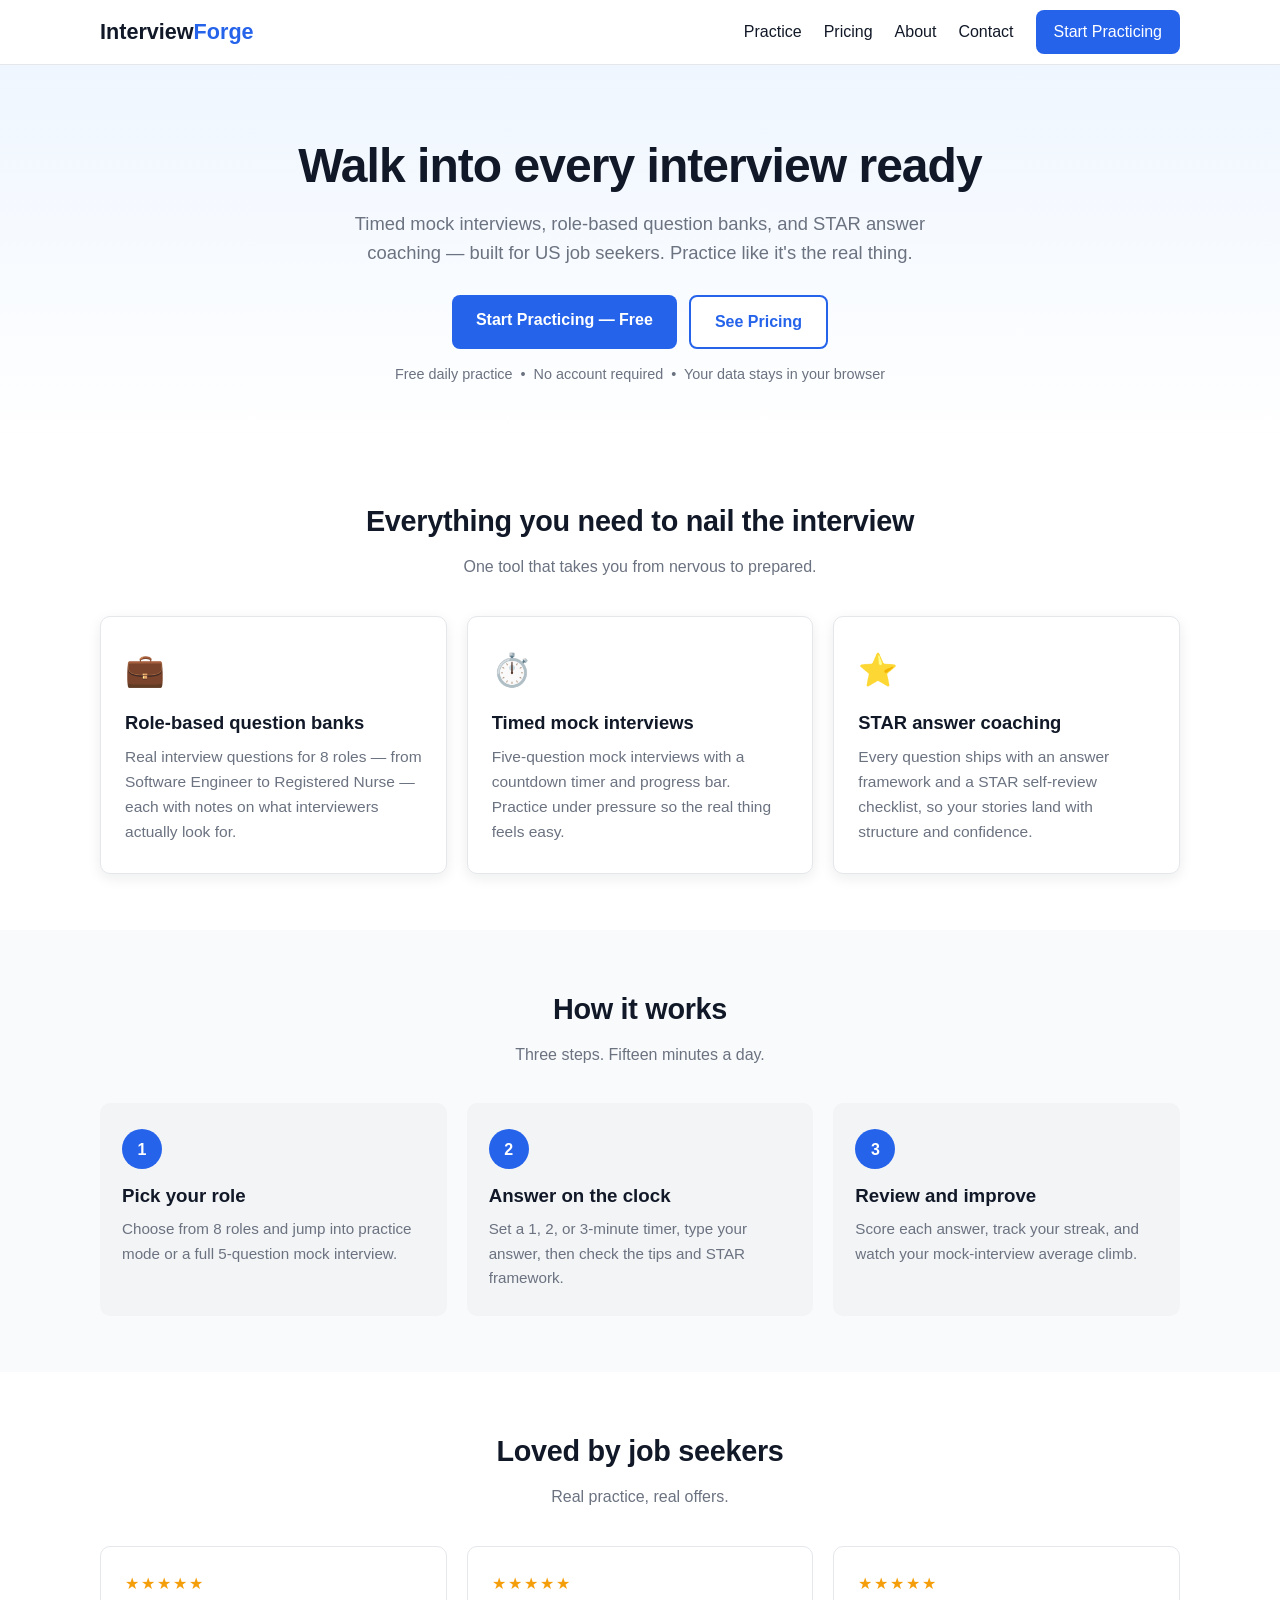
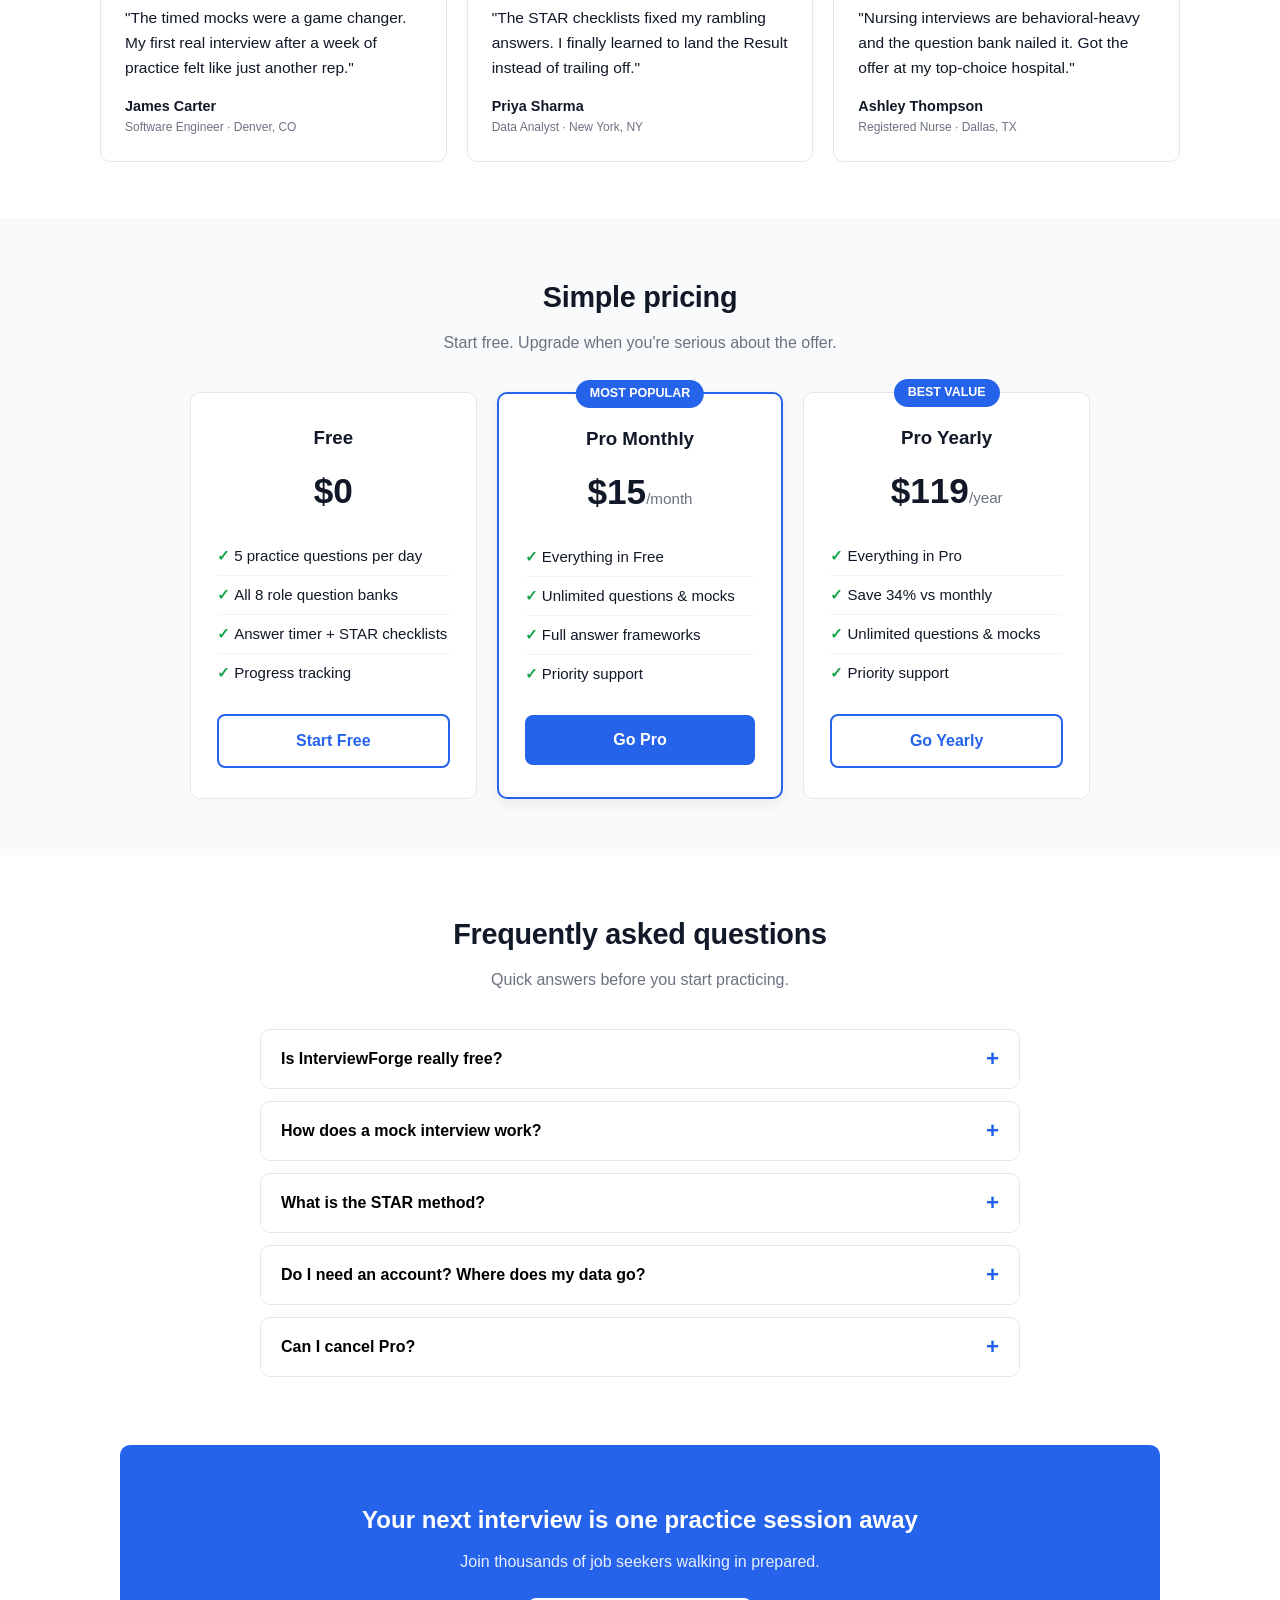
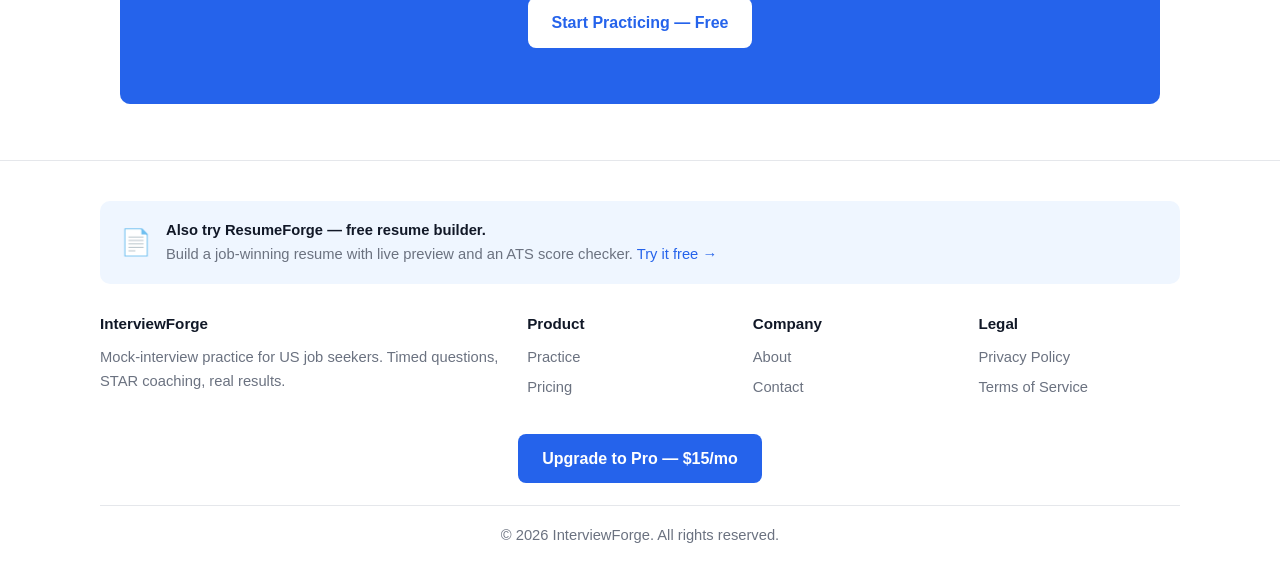
<file: index.html>
<!DOCTYPE html>
<html lang="en">
<head>
  <meta charset="UTF-8">
  <meta name="viewport" content="width=device-width, initial-scale=1.0">
  <title>InterviewForge — Walk Into Every Interview Ready</title>
  <meta name="description" content="InterviewForge is a mock-interview practice tool for US job seekers. Role-based question banks, timed practice, and STAR answer coaching. Free to start.">
  <link rel="stylesheet" href="css/style.css">
</head>
<body>

<header class="site-header">
  <div class="container nav">
    <a href="index.html" class="logo">Interview<span>Forge</span></a>
    <nav class="nav-links">
      <a href="practice.html">Practice</a>
      <a href="pricing.html">Pricing</a>
      <a href="about.html">About</a>
      <a href="contact.html">Contact</a>
      <a href="practice.html" class="nav-cta">Start Practicing</a>
    </nav>
    <button class="nav-toggle" id="navToggle" aria-label="Menu">&#9776;</button>
  </div>
  <nav class="nav-mobile" id="navMobile">
    <a href="practice.html">Practice</a>
    <a href="pricing.html">Pricing</a>
    <a href="about.html">About</a>
    <a href="contact.html">Contact</a>
  </nav>
</header>

<main>
  <!-- Hero -->
  <section class="hero">
    <div class="container">
      <h1>Walk into every interview ready</h1>
      <p class="sub">Timed mock interviews, role-based question banks, and STAR answer coaching — built for US job seekers. Practice like it's the real thing.</p>
      <div class="hero-ctas">
        <a href="practice.html" class="btn">Start Practicing — Free</a>
        <a href="pricing.html" class="btn btn-outline">See Pricing</a>
      </div>
      <p class="hero-note">Free daily practice &nbsp;•&nbsp; No account required &nbsp;•&nbsp; Your data stays in your browser</p>
    </div>
  </section>

  <!-- Features -->
  <section class="section">
    <div class="container">
      <h2>Everything you need to nail the interview</h2>
      <p class="lead">One tool that takes you from nervous to prepared.</p>
      <div class="cards">
        <div class="card">
          <div class="icon">💼</div>
          <h3>Role-based question banks</h3>
          <p>Real interview questions for 8 roles — from Software Engineer to Registered Nurse — each with notes on what interviewers actually look for.</p>
        </div>
        <div class="card">
          <div class="icon">⏱️</div>
          <h3>Timed mock interviews</h3>
          <p>Five-question mock interviews with a countdown timer and progress bar. Practice under pressure so the real thing feels easy.</p>
        </div>
        <div class="card">
          <div class="icon">⭐</div>
          <h3>STAR answer coaching</h3>
          <p>Every question ships with an answer framework and a STAR self-review checklist, so your stories land with structure and confidence.</p>
        </div>
      </div>
    </div>
  </section>

  <!-- How it works -->
  <section class="section" style="background:#f9fafb;">
    <div class="container">
      <h2>How it works</h2>
      <p class="lead">Three steps. Fifteen minutes a day.</p>
      <div class="steps">
        <div class="step">
          <div class="step-num">1</div>
          <h3>Pick your role</h3>
          <p>Choose from 8 roles and jump into practice mode or a full 5-question mock interview.</p>
        </div>
        <div class="step">
          <div class="step-num">2</div>
          <h3>Answer on the clock</h3>
          <p>Set a 1, 2, or 3-minute timer, type your answer, then check the tips and STAR framework.</p>
        </div>
        <div class="step">
          <div class="step-num">3</div>
          <h3>Review and improve</h3>
          <p>Score each answer, track your streak, and watch your mock-interview average climb.</p>
        </div>
      </div>
    </div>
  </section>

  <!-- Testimonials -->
  <section class="section">
    <div class="container">
      <h2>Loved by job seekers</h2>
      <p class="lead">Real practice, real offers.</p>
      <div class="testimonials">
        <div class="testimonial">
          <div class="stars">★★★★★</div>
          <p class="quote">"The timed mocks were a game changer. My first real interview after a week of practice felt like just another rep."</p>
          <div class="who">James Carter<small>Software Engineer · Denver, CO</small></div>
        </div>
        <div class="testimonial">
          <div class="stars">★★★★★</div>
          <p class="quote">"The STAR checklists fixed my rambling answers. I finally learned to land the Result instead of trailing off."</p>
          <div class="who">Priya Sharma<small>Data Analyst · New York, NY</small></div>
        </div>
        <div class="testimonial">
          <div class="stars">★★★★★</div>
          <p class="quote">"Nursing interviews are behavioral-heavy and the question bank nailed it. Got the offer at my top-choice hospital."</p>
          <div class="who">Ashley Thompson<small>Registered Nurse · Dallas, TX</small></div>
        </div>
      </div>
    </div>
  </section>

  <!-- Pricing teaser -->
  <section class="section" style="background:#f9fafb;">
    <div class="container">
      <h2>Simple pricing</h2>
      <p class="lead">Start free. Upgrade when you're serious about the offer.</p>
      <div class="pricing-grid">
        <div class="plan">
          <h3>Free</h3>
          <div class="price">$0</div>
          <ul>
            <li>5 practice questions per day</li>
            <li>All 8 role question banks</li>
            <li>Answer timer + STAR checklists</li>
            <li>Progress tracking</li>
          </ul>
          <a href="practice.html" class="btn btn-outline btn-block">Start Free</a>
        </div>
        <div class="plan popular">
          <div class="badge">MOST POPULAR</div>
          <h3>Pro Monthly</h3>
          <div class="price">$15<small>/month</small></div>
          <ul>
            <li>Everything in Free</li>
            <li>Unlimited questions &amp; mocks</li>
            <li>Full answer frameworks</li>
            <li>Priority support</li>
          </ul>
          <a href="pricing.html" class="btn btn-block">Go Pro</a>
        </div>
        <div class="plan">
          <div class="badge">BEST VALUE</div>
          <h3>Pro Yearly</h3>
          <div class="price">$119<small>/year</small></div>
          <ul>
            <li>Everything in Pro</li>
            <li>Save 34% vs monthly</li>
            <li>Unlimited questions &amp; mocks</li>
            <li>Priority support</li>
          </ul>
          <a href="pricing.html" class="btn btn-outline btn-block">Go Yearly</a>
        </div>
      </div>
    </div>
  </section>

  <!-- FAQ -->
  <section class="section">
    <div class="container">
      <h2>Frequently asked questions</h2>
      <p class="lead">Quick answers before you start practicing.</p>
      <div class="faq">
        <div class="faq-item">
          <button class="faq-q">Is InterviewForge really free?</button>
          <div class="faq-a">Yes. You get 5 practice questions per day, every day, with no account required. Unlimited practice and mock interviews are Pro features ($15/month or $119/year).</div>
        </div>
        <div class="faq-item">
          <button class="faq-q">How does a mock interview work?</button>
          <div class="faq-a">Pick a role and start a mock: you'll get 5 random questions from that role's bank in sequence, each with a timer and a progress bar. At the end you get a summary with your average self-score.</div>
        </div>
        <div class="faq-item">
          <button class="faq-q">What is the STAR method?</button>
          <div class="faq-a">STAR stands for Situation, Task, Action, Result — the structure hiring managers expect in behavioral answers. Every question includes a STAR self-review checklist so you can check your answer hits all four.</div>
        </div>
        <div class="faq-item">
          <button class="faq-q">Do I need an account? Where does my data go?</button>
          <div class="faq-a">No account needed. Everything runs in your browser and your progress is saved to your device's local storage — nothing is uploaded to our servers.</div>
        </div>
        <div class="faq-item">
          <button class="faq-q">Can I cancel Pro?</button>
          <div class="faq-a">Absolutely. Cancel in one click from your billing portal. You keep Pro until the end of your billing period.</div>
        </div>
      </div>
    </div>
  </section>

  <!-- CTA band -->
  <div class="container">
    <div class="cta-band">
      <h2>Your next interview is one practice session away</h2>
      <p>Join thousands of job seekers walking in prepared.</p>
      <a href="practice.html" class="btn">Start Practicing — Free</a>
    </div>
  </div>
</main>

<footer class="site-footer">
  <div class="container">
    <div class="cross-link">
      <span class="icon">📄</span>
      <div>
        <strong>Also try ResumeForge — free resume builder.</strong><br>
        Build a job-winning resume with live preview and an ATS score checker.
        <a href="https://myresumeforge.onrender.com/">Try it free →</a>
      </div>
    </div>
    <div class="footer-grid">
      <div>
        <h4>InterviewForge</h4>
        <p>Mock-interview practice for US job seekers. Timed questions, STAR coaching, real results.</p>
      </div>
      <div>
        <h4>Product</h4>
        <ul>
          <li><a href="practice.html">Practice</a></li>
          <li><a href="pricing.html">Pricing</a></li>
        </ul>
      </div>
      <div>
        <h4>Company</h4>
        <ul>
          <li><a href="about.html">About</a></li>
          <li><a href="contact.html">Contact</a></li>
        </ul>
      </div>
      <div>
        <h4>Legal</h4>
        <ul>
          <li><a href="privacy.html">Privacy Policy</a></li>
          <li><a href="terms.html">Terms of Service</a></li>
        </ul>
      </div>
    </div>
    <div class="footer-cta" style="text-align:center; margin-bottom:22px;">
      <!-- TODO: replace with real Stripe payment link -->
      <a href="#" class="btn">Upgrade to Pro — $15/mo</a>
    </div>
    <div class="footer-bottom">© 2026 InterviewForge. All rights reserved.</div>
  </div>
</footer>

<script src="js/main.js"></script>
</body>
</html>
</file>
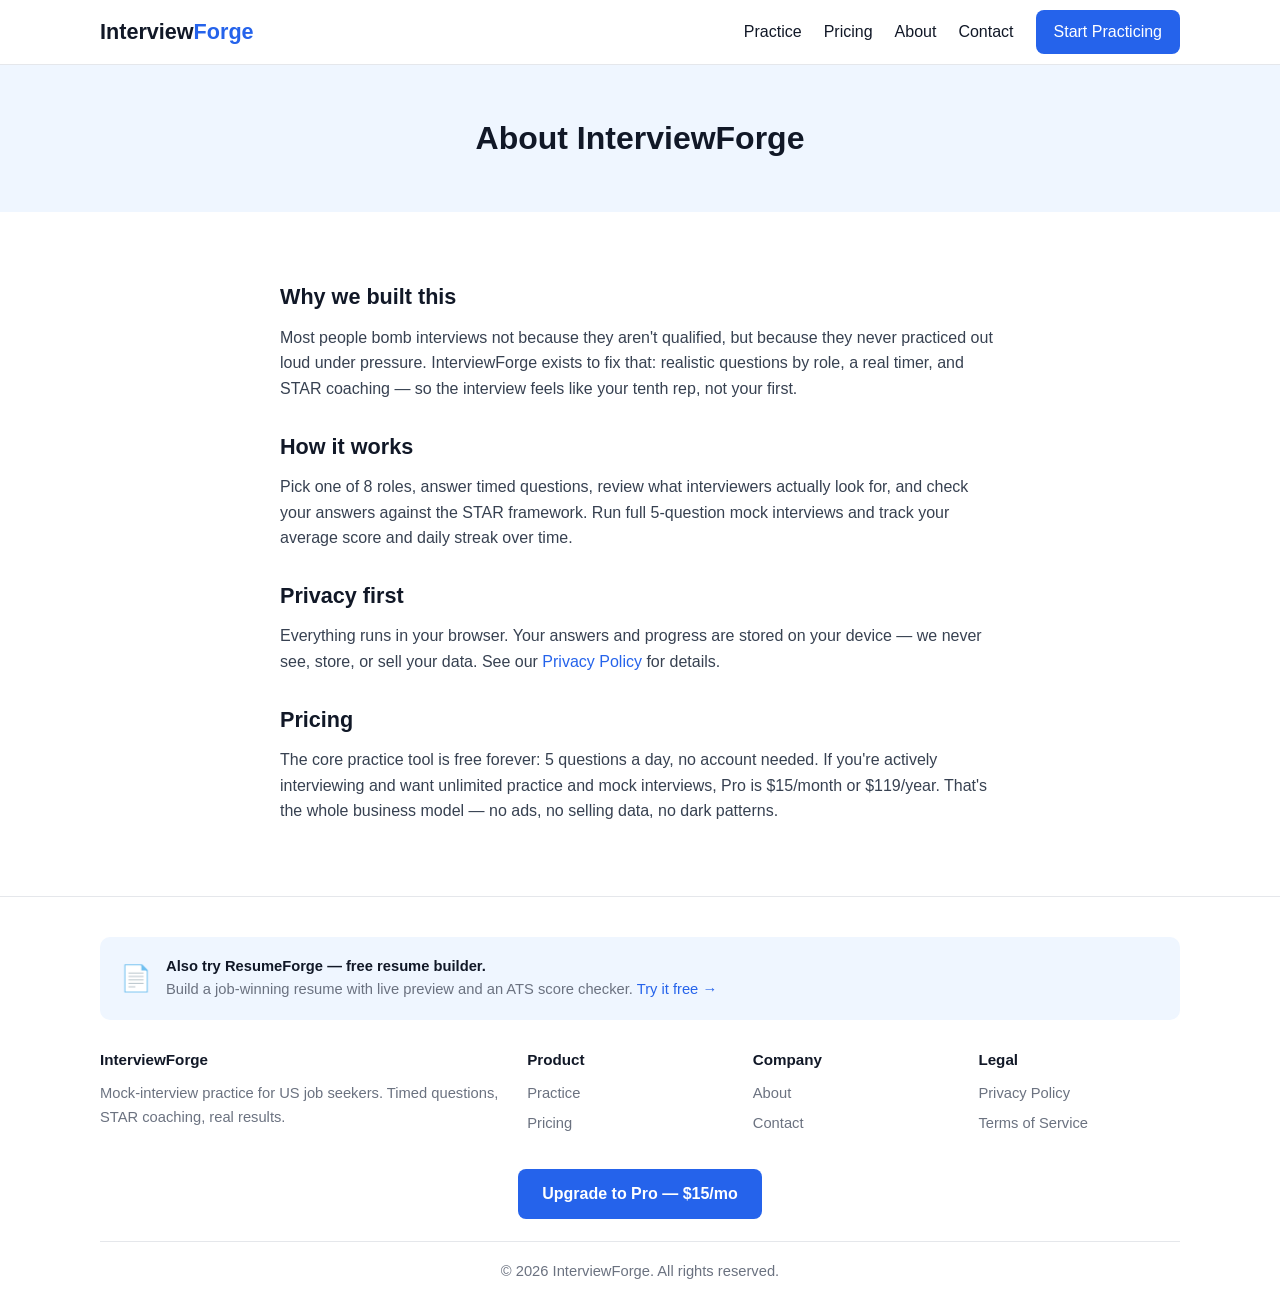
<file: about.html>
<!DOCTYPE html>
<html lang="en">
<head>
  <meta charset="UTF-8">
  <meta name="viewport" content="width=device-width, initial-scale=1.0">
  <title>About — InterviewForge</title>
  <meta name="description" content="About InterviewForge: mock-interview practice built for US job seekers.">
  <link rel="stylesheet" href="css/style.css">
</head>
<body>

<header class="site-header">
  <div class="container nav">
    <a href="index.html" class="logo">Interview<span>Forge</span></a>
    <nav class="nav-links">
      <a href="practice.html">Practice</a>
      <a href="pricing.html">Pricing</a>
      <a href="about.html">About</a>
      <a href="contact.html">Contact</a>
      <a href="practice.html" class="nav-cta">Start Practicing</a>
    </nav>
    <button class="nav-toggle" id="navToggle" aria-label="Menu">&#9776;</button>
  </div>
  <nav class="nav-mobile" id="navMobile">
    <a href="practice.html">Practice</a>
    <a href="pricing.html">Pricing</a>
    <a href="about.html">About</a>
    <a href="contact.html">Contact</a>
  </nav>
</header>

<main>
  <div class="page-hero">
    <div class="container"><h1>About InterviewForge</h1></div>
  </div>
  <div class="prose">
    <h2>Why we built this</h2>
    <p>Most people bomb interviews not because they aren't qualified, but because they never practiced out loud under pressure. InterviewForge exists to fix that: realistic questions by role, a real timer, and STAR coaching — so the interview feels like your tenth rep, not your first.</p>
    <h2>How it works</h2>
    <p>Pick one of 8 roles, answer timed questions, review what interviewers actually look for, and check your answers against the STAR framework. Run full 5-question mock interviews and track your average score and daily streak over time.</p>
    <h2>Privacy first</h2>
    <p>Everything runs in your browser. Your answers and progress are stored on your device — we never see, store, or sell your data. See our <a href="privacy.html">Privacy Policy</a> for details.</p>
    <h2>Pricing</h2>
    <p>The core practice tool is free forever: 5 questions a day, no account needed. If you're actively interviewing and want unlimited practice and mock interviews, Pro is $15/month or $119/year. That's the whole business model — no ads, no selling data, no dark patterns.</p>
  </div>
</main>

<footer class="site-footer">
  <div class="container">
    <div class="cross-link">
      <span class="icon">📄</span>
      <div>
        <strong>Also try ResumeForge — free resume builder.</strong><br>
        Build a job-winning resume with live preview and an ATS score checker.
        <a href="https://myresumeforge.onrender.com/">Try it free →</a>
      </div>
    </div>
    <div class="footer-grid">
      <div>
        <h4>InterviewForge</h4>
        <p>Mock-interview practice for US job seekers. Timed questions, STAR coaching, real results.</p>
      </div>
      <div>
        <h4>Product</h4>
        <ul>
          <li><a href="practice.html">Practice</a></li>
          <li><a href="pricing.html">Pricing</a></li>
        </ul>
      </div>
      <div>
        <h4>Company</h4>
        <ul>
          <li><a href="about.html">About</a></li>
          <li><a href="contact.html">Contact</a></li>
        </ul>
      </div>
      <div>
        <h4>Legal</h4>
        <ul>
          <li><a href="privacy.html">Privacy Policy</a></li>
          <li><a href="terms.html">Terms of Service</a></li>
        </ul>
      </div>
    </div>
    <div class="footer-cta" style="text-align:center; margin-bottom:22px;">
      <!-- TODO: replace with real Stripe payment link -->
      <a href="#" class="btn">Upgrade to Pro — $15/mo</a>
    </div>
    <div class="footer-bottom">© 2026 InterviewForge. All rights reserved.</div>
  </div>
</footer>

<script src="js/main.js"></script>
</body>
</html>
</file>
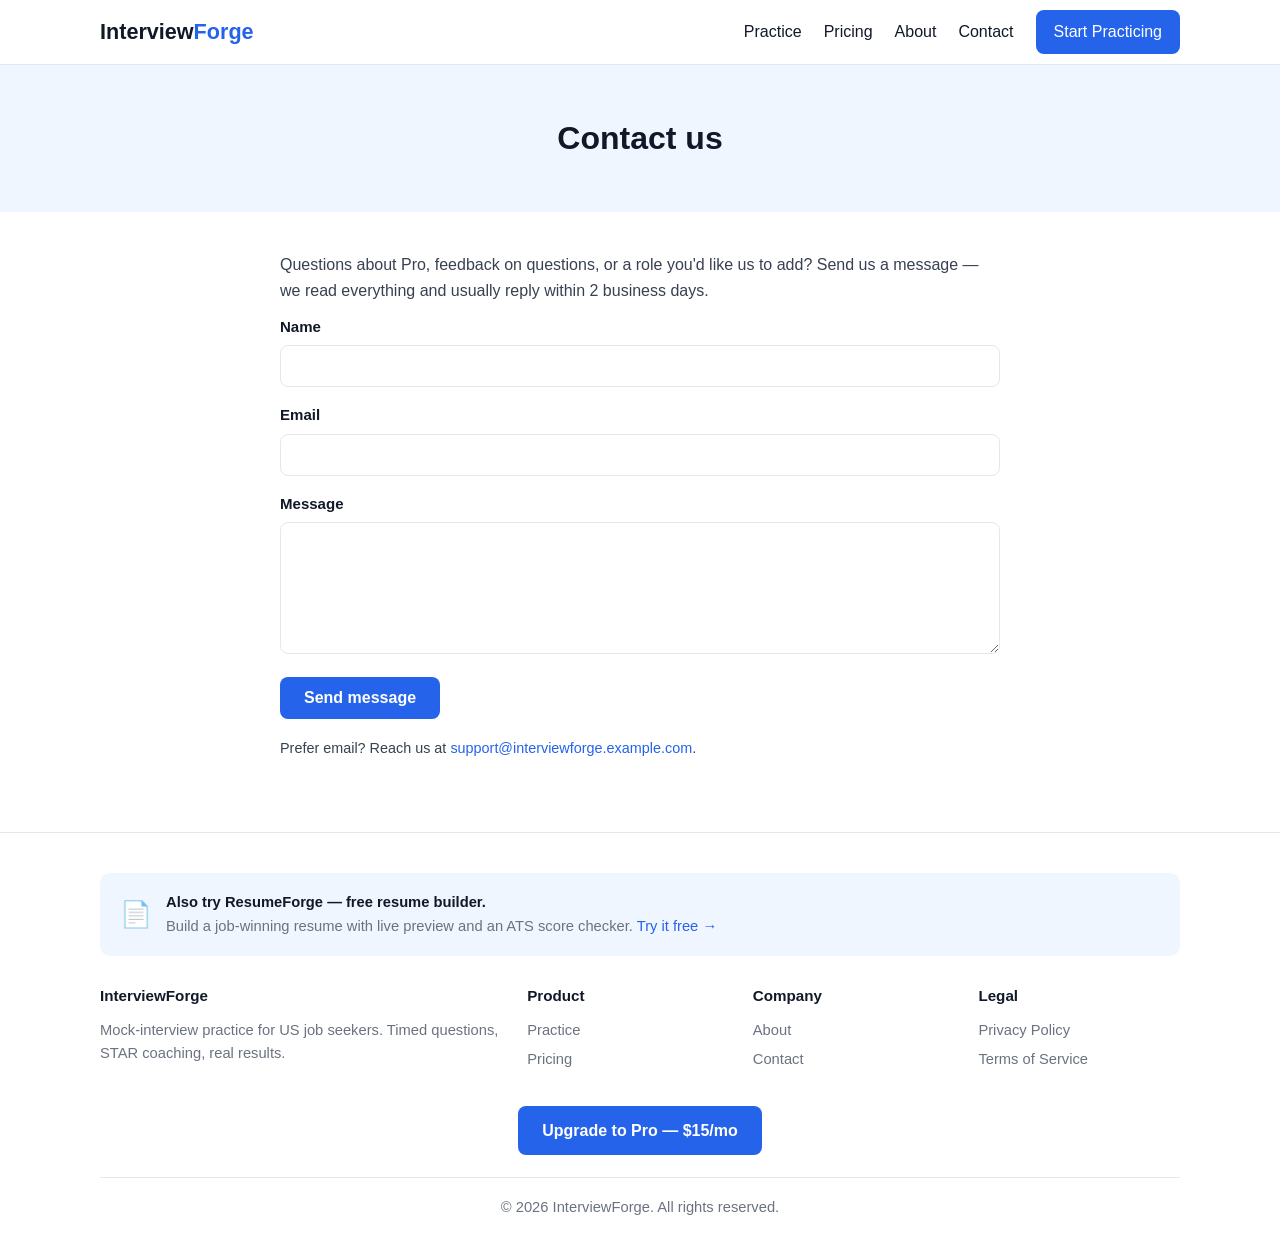
<file: contact.html>
<!DOCTYPE html>
<html lang="en">
<head>
  <meta charset="UTF-8">
  <meta name="viewport" content="width=device-width, initial-scale=1.0">
  <title>Contact — InterviewForge</title>
  <meta name="description" content="Contact InterviewForge: questions, feedback, or support.">
  <link rel="stylesheet" href="css/style.css">
</head>
<body>

<header class="site-header">
  <div class="container nav">
    <a href="index.html" class="logo">Interview<span>Forge</span></a>
    <nav class="nav-links">
      <a href="practice.html">Practice</a>
      <a href="pricing.html">Pricing</a>
      <a href="about.html">About</a>
      <a href="contact.html">Contact</a>
      <a href="practice.html" class="nav-cta">Start Practicing</a>
    </nav>
    <button class="nav-toggle" id="navToggle" aria-label="Menu">&#9776;</button>
  </div>
  <nav class="nav-mobile" id="navMobile">
    <a href="practice.html">Practice</a>
    <a href="pricing.html">Pricing</a>
    <a href="about.html">About</a>
    <a href="contact.html">Contact</a>
  </nav>
</header>

<main>
  <div class="page-hero">
    <div class="container"><h1>Contact us</h1></div>
  </div>
  <div class="prose">
    <p>Questions about Pro, feedback on questions, or a role you'd like us to add? Send us a message — we read everything and usually reply within 2 business days.</p>
    <form id="contactForm">
      <div class="form-row">
        <label for="cName">Name</label>
        <input type="text" id="cName" name="name" required autocomplete="name">
      </div>
      <div class="form-row">
        <label for="cEmail">Email</label>
        <input type="email" id="cEmail" name="email" required autocomplete="email">
      </div>
      <div class="form-row">
        <label for="cMsg">Message</label>
        <textarea id="cMsg" name="message" rows="6" required></textarea>
      </div>
      <button type="submit" class="btn">Send message</button>
    </form>
    <p style="margin-top:18px; font-size:0.9rem;">Prefer email? Reach us at <a href="mailto:support@interviewforge.example.com">support@interviewforge.example.com</a>.</p>
  </div>
</main>

<footer class="site-footer">
  <div class="container">
    <div class="cross-link">
      <span class="icon">📄</span>
      <div>
        <strong>Also try ResumeForge — free resume builder.</strong><br>
        Build a job-winning resume with live preview and an ATS score checker.
        <a href="https://myresumeforge.onrender.com/">Try it free →</a>
      </div>
    </div>
    <div class="footer-grid">
      <div>
        <h4>InterviewForge</h4>
        <p>Mock-interview practice for US job seekers. Timed questions, STAR coaching, real results.</p>
      </div>
      <div>
        <h4>Product</h4>
        <ul>
          <li><a href="practice.html">Practice</a></li>
          <li><a href="pricing.html">Pricing</a></li>
        </ul>
      </div>
      <div>
        <h4>Company</h4>
        <ul>
          <li><a href="about.html">About</a></li>
          <li><a href="contact.html">Contact</a></li>
        </ul>
      </div>
      <div>
        <h4>Legal</h4>
        <ul>
          <li><a href="privacy.html">Privacy Policy</a></li>
          <li><a href="terms.html">Terms of Service</a></li>
        </ul>
      </div>
    </div>
    <div class="footer-cta" style="text-align:center; margin-bottom:22px;">
      <!-- TODO: replace with real Stripe payment link -->
      <a href="#" class="btn">Upgrade to Pro — $15/mo</a>
    </div>
    <div class="footer-bottom">© 2026 InterviewForge. All rights reserved.</div>
  </div>
</footer>

<script src="js/main.js"></script>
<script>
  // Mailto fallback: no backend, so the form opens the user's email client
  // with the message pre-filled.
  document.getElementById('contactForm').addEventListener('submit', function (e) {
    e.preventDefault();
    var name = document.getElementById('cName').value.trim();
    var email = document.getElementById('cEmail').value.trim();
    var msg = document.getElementById('cMsg').value.trim();
    var subject = encodeURIComponent('InterviewForge contact from ' + name);
    var body = encodeURIComponent(msg + '\n\n— ' + name + ' (' + email + ')');
    window.location.href = 'mailto:support@interviewforge.example.com?subject=' + subject + '&body=' + body;
  });
</script>
</body>
</html>
</file>
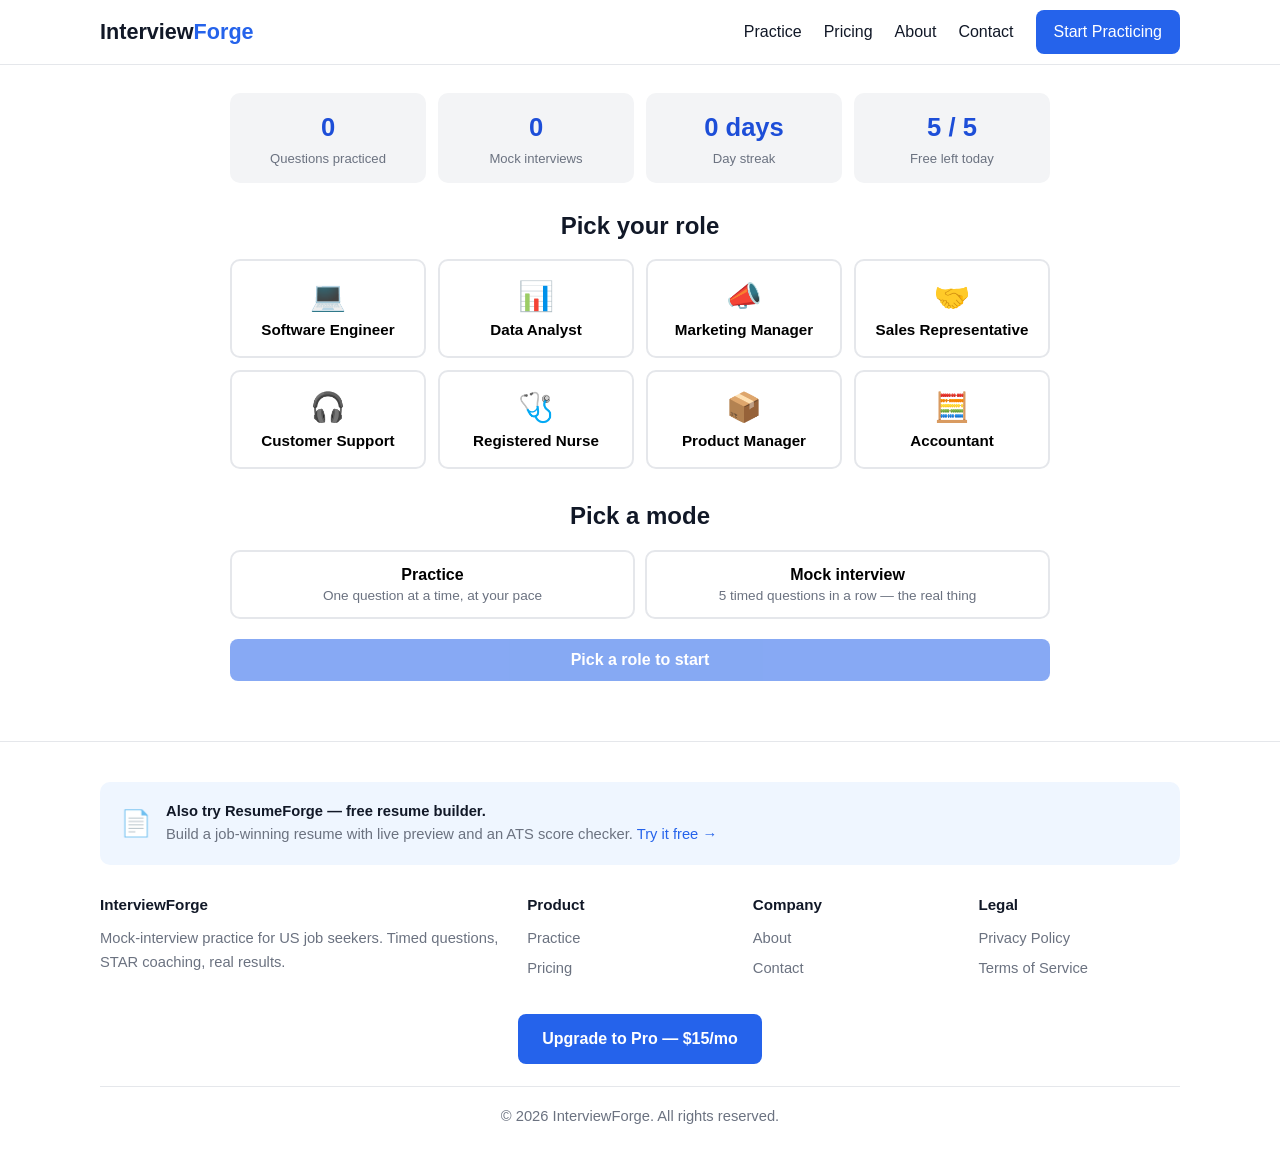
<file: practice.html>
<!DOCTYPE html>
<html lang="en">
<head>
  <meta charset="UTF-8">
  <meta name="viewport" content="width=device-width, initial-scale=1.0">
  <title>Practice — InterviewForge</title>
  <meta name="description" content="Practice real interview questions by role with a timer, STAR coaching, and timed mock interviews. Free daily practice for US job seekers.">
  <link rel="stylesheet" href="css/style.css">
</head>
<body>

<header class="site-header">
  <div class="container nav">
    <a href="index.html" class="logo">Interview<span>Forge</span></a>
    <nav class="nav-links">
      <a href="practice.html">Practice</a>
      <a href="pricing.html">Pricing</a>
      <a href="about.html">About</a>
      <a href="contact.html">Contact</a>
      <a href="practice.html" class="nav-cta">Start Practicing</a>
    </nav>
    <button class="nav-toggle" id="navToggle" aria-label="Menu">&#9776;</button>
  </div>
  <nav class="nav-mobile" id="navMobile">
    <a href="practice.html">Practice</a>
    <a href="pricing.html">Pricing</a>
    <a href="about.html">About</a>
    <a href="contact.html">Contact</a>
  </nav>
</header>

<main>
  <div class="practice-wrap">

    <!-- Stats -->
    <div class="stats-row">
      <div class="stat"><div class="stat-num" id="statPracticed">0</div><div class="stat-label">Questions practiced</div></div>
      <div class="stat"><div class="stat-num" id="statMocks">0</div><div class="stat-label">Mock interviews</div></div>
      <div class="stat"><div class="stat-num" id="statStreak">0 days</div><div class="stat-label">Day streak</div></div>
      <div class="stat"><div class="stat-num" id="statFreeLeft">5 / 5</div><div class="stat-label">Free left today</div></div>
    </div>

    <!-- Setup view: role + mode -->
    <div id="setupView">
      <h2 style="text-align:center; margin-bottom:14px;">Pick your role</h2>
      <div class="role-grid" id="roleGrid"></div>

      <h2 style="text-align:center; margin: 28px 0 14px;">Pick a mode</h2>
      <div class="mode-bar">
        <button type="button" class="mode-btn" id="modePractice">Practice<small>One question at a time, at your pace</small></button>
        <button type="button" class="mode-btn" id="modeMock">Mock interview<small>5 timed questions in a row — the real thing</small></button>
      </div>
      <button type="button" class="btn btn-block" id="startBtn" disabled>Pick a role to start</button>
    </div>

    <!-- Session view: question card -->
    <div id="sessionView" class="hidden">
      <div id="mockProgress" class="hidden">
        <div class="mock-count" id="mockCount">Question 1 of 5</div>
        <div class="progress-track"><div class="progress-fill" id="progressFill"></div></div>
      </div>

      <div class="qcard">
        <div class="q-meta" id="qMeta">Role</div>
        <div class="q-text" id="qText">Question</div>

        <div class="timer-row">
          <div class="timer-display" id="timerDisplay">02:00</div>
          <div class="timer-select">
            <span>Timer:</span>
            <button type="button" data-timer-min="1">1 min</button>
            <button type="button" data-timer-min="2" class="active">2 min</button>
            <button type="button" data-timer-min="3">3 min</button>
          </div>
          <button type="button" class="btn btn-sm" id="timerStart">Start timer</button>
          <button type="button" class="btn btn-sm btn-ghost" id="timerReset">Reset</button>
        </div>

        <button type="button" class="btn btn-sm btn-outline" id="tipsToggle">Show tips &amp; answer framework</button>
        <div class="tips-box" id="tipsBox">
          <h4>💡 What interviewers look for</h4>
          <p id="tipText"></p>
          <h5>Answer framework</h5>
          <ul id="tipFramework"></ul>
        </div>

        <label for="answerArea" style="display:block; font-weight:600; margin:14px 0 6px;">Your answer (type or speak it out loud, then type key points)</label>
        <textarea class="answer-area" id="answerArea" placeholder="Type your answer here…"></textarea>

        <div class="star-box">
          <h4>STAR self-review — does your answer hit all four?</h4>
          <label class="star-check"><input type="checkbox" id="starS"><span><strong>S</strong>ituation<small>Did you set the scene clearly?</small></span></label>
          <label class="star-check"><input type="checkbox" id="starT"><span><strong>T</strong>ask<small>Did you state your responsibility?</small></span></label>
          <label class="star-check"><input type="checkbox" id="starA"><span><strong>A</strong>ction<small>Did you describe what YOU did?</small></span></label>
          <label class="star-check"><input type="checkbox" id="starR"><span><strong>R</strong>esult<small>Did you end with a measurable outcome?</small></span></label>
        </div>

        <div class="score-row" id="scoreRow">
          <span class="score-label">Self-score:</span>
          <button type="button" class="score-btn" data-score="1">1</button>
          <button type="button" class="score-btn" data-score="2">2</button>
          <button type="button" class="score-btn" data-score="3">3</button>
          <button type="button" class="score-btn" data-score="4">4</button>
          <button type="button" class="score-btn" data-score="5">5</button>
        </div>

        <div class="qnav">
          <button type="button" class="btn" id="nextBtn">Next question →</button>
          <button type="button" class="btn hidden" id="mockNextBtn">Next question →</button>
          <button type="button" class="btn hidden" id="endMockBtn">Finish mock interview</button>
        </div>
      </div>
    </div>

    <!-- Summary view: mock results -->
    <div id="summaryView" class="hidden">
      <div class="summary-box">
        <h2>Mock interview complete 🎉</h2>
        <p>Here's how you did:</p>
        <div class="big-score" id="summaryScore">—</div>
        <div class="summary-stats">
          <div class="summary-stat"><div class="n" id="summaryQs">5 questions</div><div class="l">completed</div></div>
          <div class="summary-stat"><div class="n" id="summaryStreak">0 days</div><div class="l">day streak</div></div>
        </div>
        <p id="summaryNote"></p>
        <div style="display:flex; gap:10px; justify-content:center; flex-wrap:wrap; margin-top:22px;">
          <button type="button" class="btn" id="summaryPracticeBtn">Practice more</button>
          <button type="button" class="btn btn-outline" id="summaryRolesBtn">Change role</button>
        </div>
      </div>
    </div>

  </div>
</main>

<!-- Upgrade modal -->
<div class="modal-backdrop" id="upgradeModal">
  <div class="modal">
    <h3>Unlock unlimited practice 🚀</h3>
    <p>You've used your 5 free questions for today. Go Pro for unlimited questions, unlimited mock interviews, and full answer frameworks.</p>
    <!-- TODO: replace with real Stripe payment link -->
    <a href="#" class="btn btn-block" id="stripeMonthly" style="margin-bottom:10px;">Go Pro — $15/mo</a>
    <!-- TODO: replace with real Stripe payment link -->
    <a href="#" class="btn btn-block btn-outline" id="stripeYearly">Go Yearly — $119/yr</a>
    <button type="button" class="modal-close" id="upgradeClose">Maybe later</button>
  </div>
</div>

<div class="toast" id="toast"></div>

<footer class="site-footer">
  <div class="container">
    <div class="cross-link">
      <span class="icon">📄</span>
      <div>
        <strong>Also try ResumeForge — free resume builder.</strong><br>
        Build a job-winning resume with live preview and an ATS score checker.
        <a href="https://myresumeforge.onrender.com/">Try it free →</a>
      </div>
    </div>
    <div class="footer-grid">
      <div>
        <h4>InterviewForge</h4>
        <p>Mock-interview practice for US job seekers. Timed questions, STAR coaching, real results.</p>
      </div>
      <div>
        <h4>Product</h4>
        <ul>
          <li><a href="practice.html">Practice</a></li>
          <li><a href="pricing.html">Pricing</a></li>
        </ul>
      </div>
      <div>
        <h4>Company</h4>
        <ul>
          <li><a href="about.html">About</a></li>
          <li><a href="contact.html">Contact</a></li>
        </ul>
      </div>
      <div>
        <h4>Legal</h4>
        <ul>
          <li><a href="privacy.html">Privacy Policy</a></li>
          <li><a href="terms.html">Terms of Service</a></li>
        </ul>
      </div>
    </div>
    <div class="footer-cta" style="text-align:center; margin-bottom:22px;">
      <!-- TODO: replace with real Stripe payment link -->
      <a href="#" class="btn">Upgrade to Pro — $15/mo</a>
    </div>
    <div class="footer-bottom">© 2026 InterviewForge. All rights reserved.</div>
  </div>
</footer>

<script src="js/main.js"></script>
<script src="js/practice.js"></script>
</body>
</html>
</file>
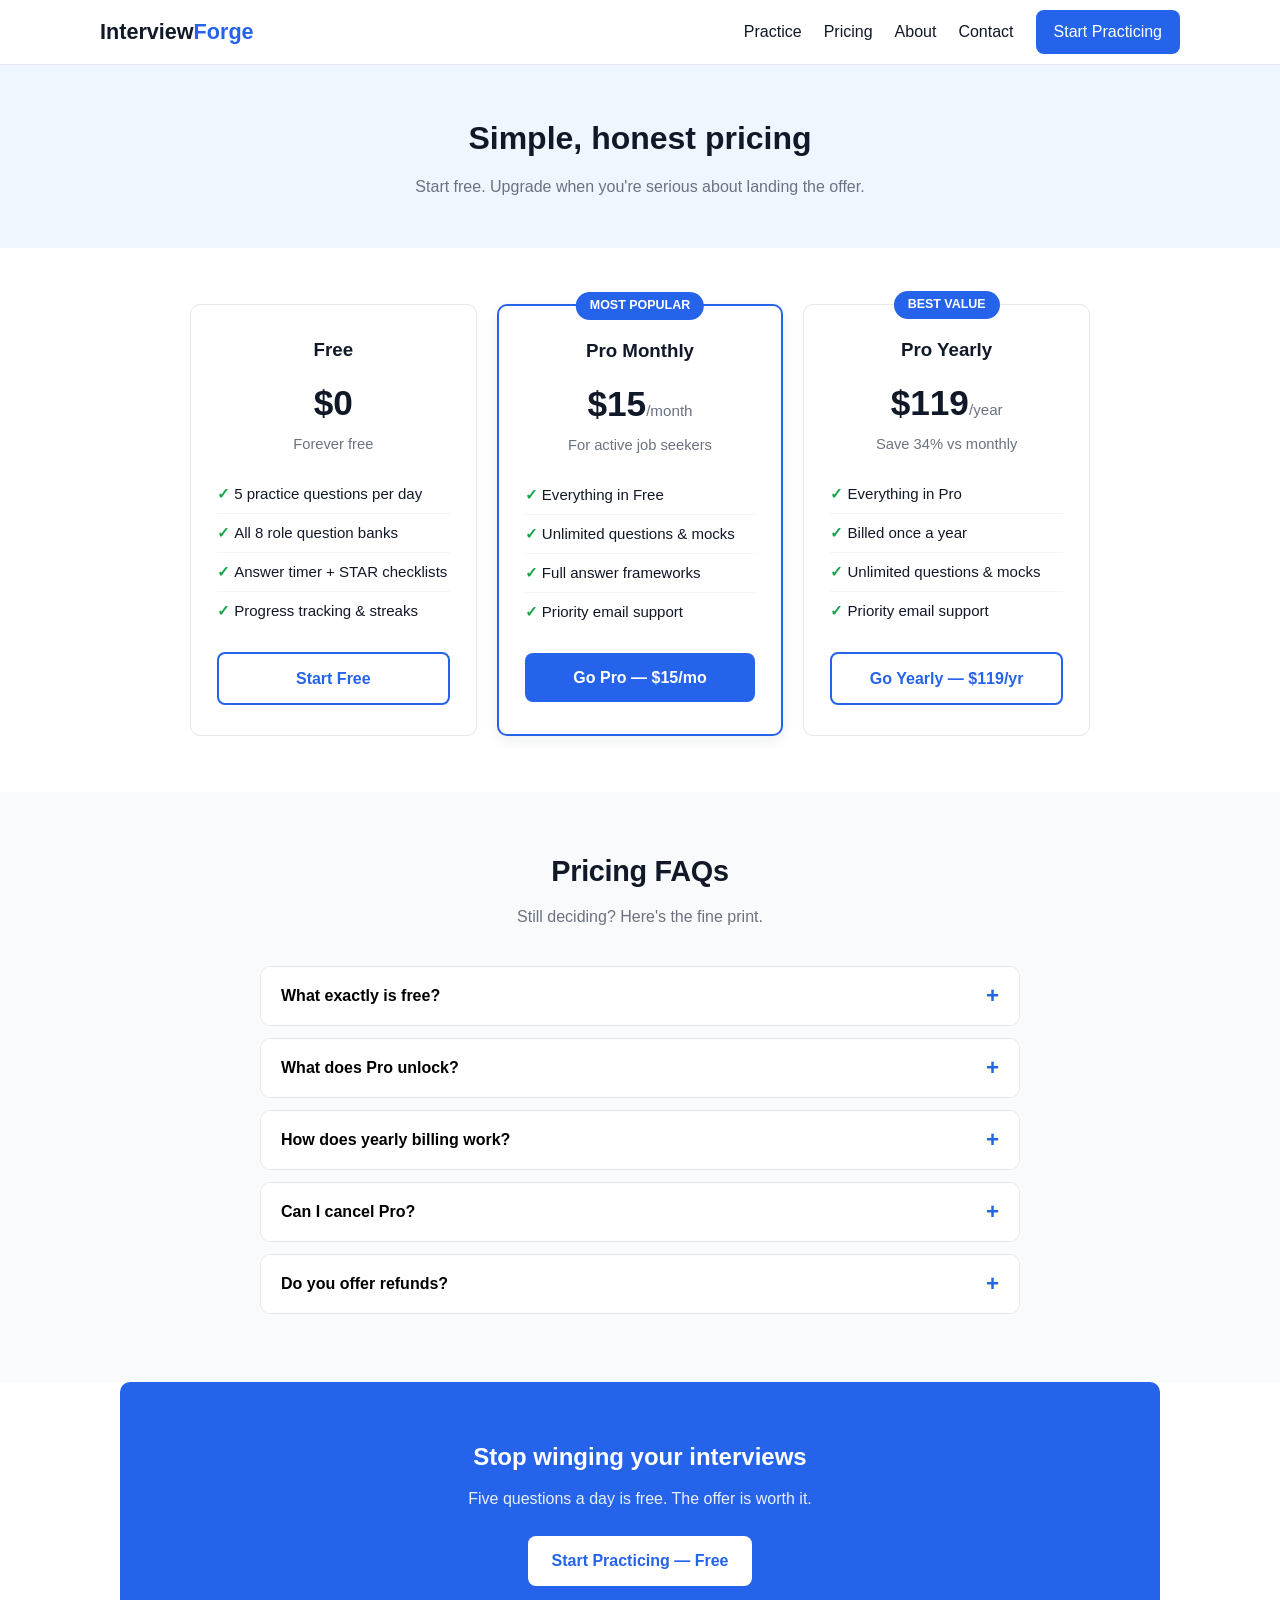
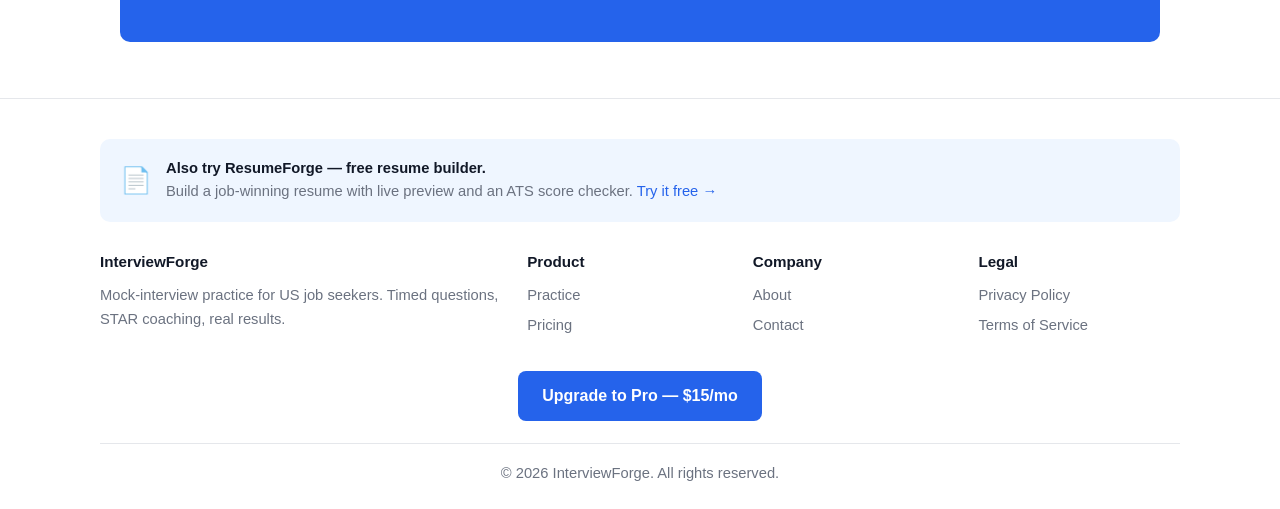
<file: pricing.html>
<!DOCTYPE html>
<html lang="en">
<head>
  <meta charset="UTF-8">
  <meta name="viewport" content="width=device-width, initial-scale=1.0">
  <title>Pricing — InterviewForge</title>
  <meta name="description" content="InterviewForge pricing: Free forever, Pro Monthly at $15/month, or Pro Yearly at $119/year.">
  <link rel="stylesheet" href="css/style.css">
</head>
<body>

<header class="site-header">
  <div class="container nav">
    <a href="index.html" class="logo">Interview<span>Forge</span></a>
    <nav class="nav-links">
      <a href="practice.html">Practice</a>
      <a href="pricing.html">Pricing</a>
      <a href="about.html">About</a>
      <a href="contact.html">Contact</a>
      <a href="practice.html" class="nav-cta">Start Practicing</a>
    </nav>
    <button class="nav-toggle" id="navToggle" aria-label="Menu">&#9776;</button>
  </div>
  <nav class="nav-mobile" id="navMobile">
    <a href="practice.html">Practice</a>
    <a href="pricing.html">Pricing</a>
    <a href="about.html">About</a>
    <a href="contact.html">Contact</a>
  </nav>
</header>

<main>
  <div class="page-hero">
    <div class="container">
      <h1>Simple, honest pricing</h1>
      <p class="sub" style="color:var(--gray); max-width:640px; margin:10px auto 0;">Start free. Upgrade when you're serious about landing the offer.</p>
    </div>
  </div>

  <section class="section">
    <div class="container">
      <div class="pricing-grid">
        <div class="plan">
          <h3>Free</h3>
          <div class="price">$0</div>
          <p style="color:#6b7280;font-size:0.92rem;">Forever free</p>
          <ul>
            <li>5 practice questions per day</li>
            <li>All 8 role question banks</li>
            <li>Answer timer + STAR checklists</li>
            <li>Progress tracking &amp; streaks</li>
          </ul>
          <a href="practice.html" class="btn btn-outline btn-block">Start Free</a>
        </div>
        <div class="plan popular">
          <div class="badge">MOST POPULAR</div>
          <h3>Pro Monthly</h3>
          <div class="price">$15<small>/month</small></div>
          <p style="color:#6b7280;font-size:0.92rem;">For active job seekers</p>
          <ul>
            <li>Everything in Free</li>
            <li>Unlimited questions &amp; mocks</li>
            <li>Full answer frameworks</li>
            <li>Priority email support</li>
          </ul>
          <!-- TODO: replace with real Stripe payment link -->
          <a href="#" class="btn btn-block">Go Pro — $15/mo</a>
        </div>
        <div class="plan">
          <div class="badge">BEST VALUE</div>
          <h3>Pro Yearly</h3>
          <div class="price">$119<small>/year</small></div>
          <p style="color:#6b7280;font-size:0.92rem;">Save 34% vs monthly</p>
          <ul>
            <li>Everything in Pro</li>
            <li>Billed once a year</li>
            <li>Unlimited questions &amp; mocks</li>
            <li>Priority email support</li>
          </ul>
          <!-- TODO: replace with real Stripe payment link -->
          <a href="#" class="btn btn-outline btn-block">Go Yearly — $119/yr</a>
        </div>
      </div>
    </div>
  </section>

  <section class="section" style="background:#f9fafb;">
    <div class="container">
      <h2>Pricing FAQs</h2>
      <p class="lead">Still deciding? Here's the fine print.</p>
      <div class="faq">
        <div class="faq-item">
          <button class="faq-q">What exactly is free?</button>
          <div class="faq-a">5 practice questions per day across all 8 role banks, including the timer, STAR checklists, and progress tracking. Free forever, no credit card required.</div>
        </div>
        <div class="faq-item">
          <button class="faq-q">What does Pro unlock?</button>
          <div class="faq-a">Unlimited practice questions and mock interviews, full answer frameworks for every question, and priority support. Everything else is identical to the free plan.</div>
        </div>
        <div class="faq-item">
          <button class="faq-q">How does yearly billing work?</button>
          <div class="faq-a">One $119 payment covers 12 months of Pro — about 34% cheaper than paying monthly. It renews automatically each year, and you can cancel anytime.</div>
        </div>
        <div class="faq-item">
          <button class="faq-q">Can I cancel Pro?</button>
          <div class="faq-a">Yes — cancel anytime in one click. You keep Pro features until the end of your billing period.</div>
        </div>
        <div class="faq-item">
          <button class="faq-q">Do you offer refunds?</button>
          <div class="faq-a">Yes. If Pro isn't for you, email us within 14 days of purchase for a full refund — no questions asked.</div>
        </div>
      </div>
    </div>
  </section>

  <div class="container">
    <div class="cta-band">
      <h2>Stop winging your interviews</h2>
      <p>Five questions a day is free. The offer is worth it.</p>
      <a href="practice.html" class="btn">Start Practicing — Free</a>
    </div>
  </div>
</main>

<footer class="site-footer">
  <div class="container">
    <div class="cross-link">
      <span class="icon">📄</span>
      <div>
        <strong>Also try ResumeForge — free resume builder.</strong><br>
        Build a job-winning resume with live preview and an ATS score checker.
        <a href="https://myresumeforge.onrender.com/">Try it free →</a>
      </div>
    </div>
    <div class="footer-grid">
      <div>
        <h4>InterviewForge</h4>
        <p>Mock-interview practice for US job seekers. Timed questions, STAR coaching, real results.</p>
      </div>
      <div>
        <h4>Product</h4>
        <ul>
          <li><a href="practice.html">Practice</a></li>
          <li><a href="pricing.html">Pricing</a></li>
        </ul>
      </div>
      <div>
        <h4>Company</h4>
        <ul>
          <li><a href="about.html">About</a></li>
          <li><a href="contact.html">Contact</a></li>
        </ul>
      </div>
      <div>
        <h4>Legal</h4>
        <ul>
          <li><a href="privacy.html">Privacy Policy</a></li>
          <li><a href="terms.html">Terms of Service</a></li>
        </ul>
      </div>
    </div>
    <div class="footer-cta" style="text-align:center; margin-bottom:22px;">
      <!-- TODO: replace with real Stripe payment link -->
      <a href="#" class="btn">Upgrade to Pro — $15/mo</a>
    </div>
    <div class="footer-bottom">© 2026 InterviewForge. All rights reserved.</div>
  </div>
</footer>

<script src="js/main.js"></script>
</body>
</html>
</file>
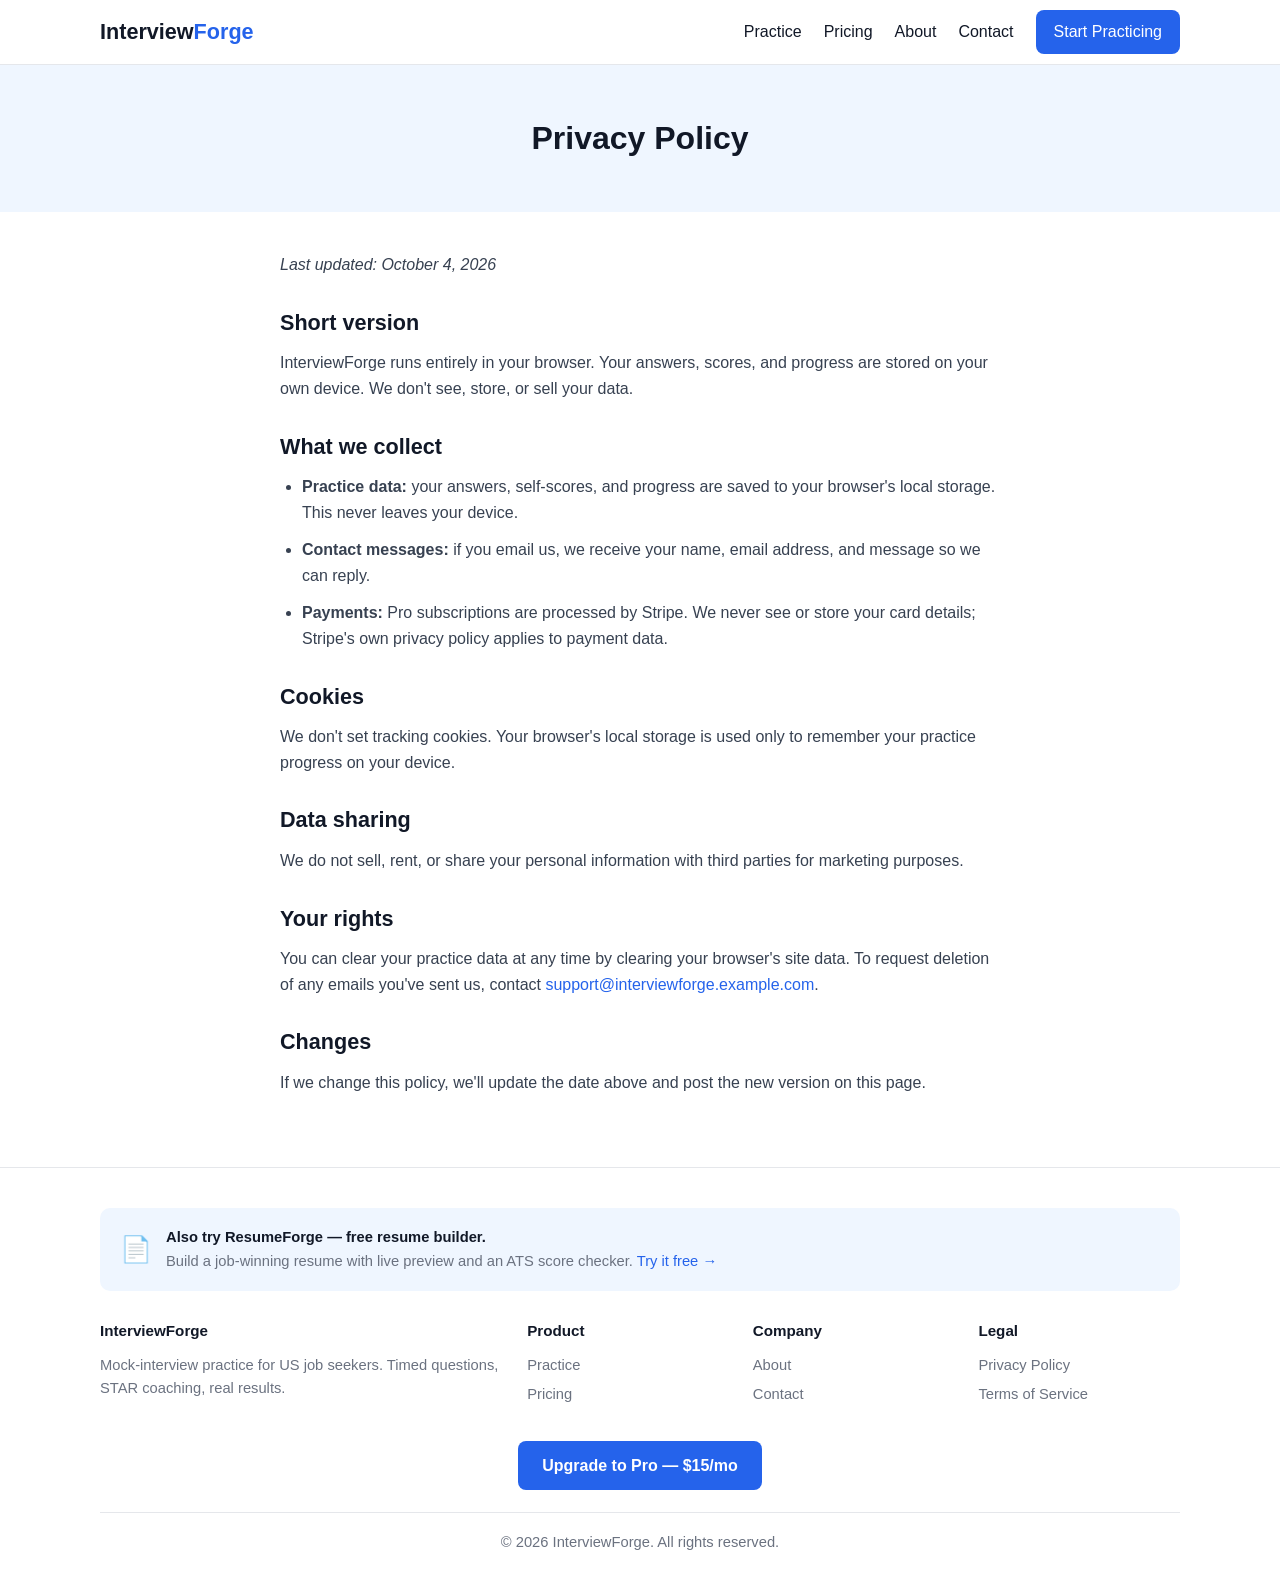
<file: privacy.html>
<!DOCTYPE html>
<html lang="en">
<head>
  <meta charset="UTF-8">
  <meta name="viewport" content="width=device-width, initial-scale=1.0">
  <title>Privacy Policy — InterviewForge</title>
  <meta name="description" content="InterviewForge privacy policy: your data stays in your browser.">
  <link rel="stylesheet" href="css/style.css">
</head>
<body>

<header class="site-header">
  <div class="container nav">
    <a href="index.html" class="logo">Interview<span>Forge</span></a>
    <nav class="nav-links">
      <a href="practice.html">Practice</a>
      <a href="pricing.html">Pricing</a>
      <a href="about.html">About</a>
      <a href="contact.html">Contact</a>
      <a href="practice.html" class="nav-cta">Start Practicing</a>
    </nav>
    <button class="nav-toggle" id="navToggle" aria-label="Menu">&#9776;</button>
  </div>
  <nav class="nav-mobile" id="navMobile">
    <a href="practice.html">Practice</a>
    <a href="pricing.html">Pricing</a>
    <a href="about.html">About</a>
    <a href="contact.html">Contact</a>
  </nav>
</header>

<main>
  <div class="page-hero">
    <div class="container"><h1>Privacy Policy</h1></div>
  </div>
  <div class="prose">
    <p><em>Last updated: October 4, 2026</em></p>
    <h2>Short version</h2>
    <p>InterviewForge runs entirely in your browser. Your answers, scores, and progress are stored on your own device. We don't see, store, or sell your data.</p>
    <h2>What we collect</h2>
    <ul>
      <li><strong>Practice data:</strong> your answers, self-scores, and progress are saved to your browser's local storage. This never leaves your device.</li>
      <li><strong>Contact messages:</strong> if you email us, we receive your name, email address, and message so we can reply.</li>
      <li><strong>Payments:</strong> Pro subscriptions are processed by Stripe. We never see or store your card details; Stripe's own privacy policy applies to payment data.</li>
    </ul>
    <h2>Cookies</h2>
    <p>We don't set tracking cookies. Your browser's local storage is used only to remember your practice progress on your device.</p>
    <h2>Data sharing</h2>
    <p>We do not sell, rent, or share your personal information with third parties for marketing purposes.</p>
    <h2>Your rights</h2>
    <p>You can clear your practice data at any time by clearing your browser's site data. To request deletion of any emails you've sent us, contact <a href="mailto:support@interviewforge.example.com">support@interviewforge.example.com</a>.</p>
    <h2>Changes</h2>
    <p>If we change this policy, we'll update the date above and post the new version on this page.</p>
  </div>
</main>

<footer class="site-footer">
  <div class="container">
    <div class="cross-link">
      <span class="icon">📄</span>
      <div>
        <strong>Also try ResumeForge — free resume builder.</strong><br>
        Build a job-winning resume with live preview and an ATS score checker.
        <a href="https://myresumeforge.onrender.com/">Try it free →</a>
      </div>
    </div>
    <div class="footer-grid">
      <div>
        <h4>InterviewForge</h4>
        <p>Mock-interview practice for US job seekers. Timed questions, STAR coaching, real results.</p>
      </div>
      <div>
        <h4>Product</h4>
        <ul>
          <li><a href="practice.html">Practice</a></li>
          <li><a href="pricing.html">Pricing</a></li>
        </ul>
      </div>
      <div>
        <h4>Company</h4>
        <ul>
          <li><a href="about.html">About</a></li>
          <li><a href="contact.html">Contact</a></li>
        </ul>
      </div>
      <div>
        <h4>Legal</h4>
        <ul>
          <li><a href="privacy.html">Privacy Policy</a></li>
          <li><a href="terms.html">Terms of Service</a></li>
        </ul>
      </div>
    </div>
    <div class="footer-cta" style="text-align:center; margin-bottom:22px;">
      <!-- TODO: replace with real Stripe payment link -->
      <a href="#" class="btn">Upgrade to Pro — $15/mo</a>
    </div>
    <div class="footer-bottom">© 2026 InterviewForge. All rights reserved.</div>
  </div>
</footer>

<script src="js/main.js"></script>
</body>
</html>
</file>
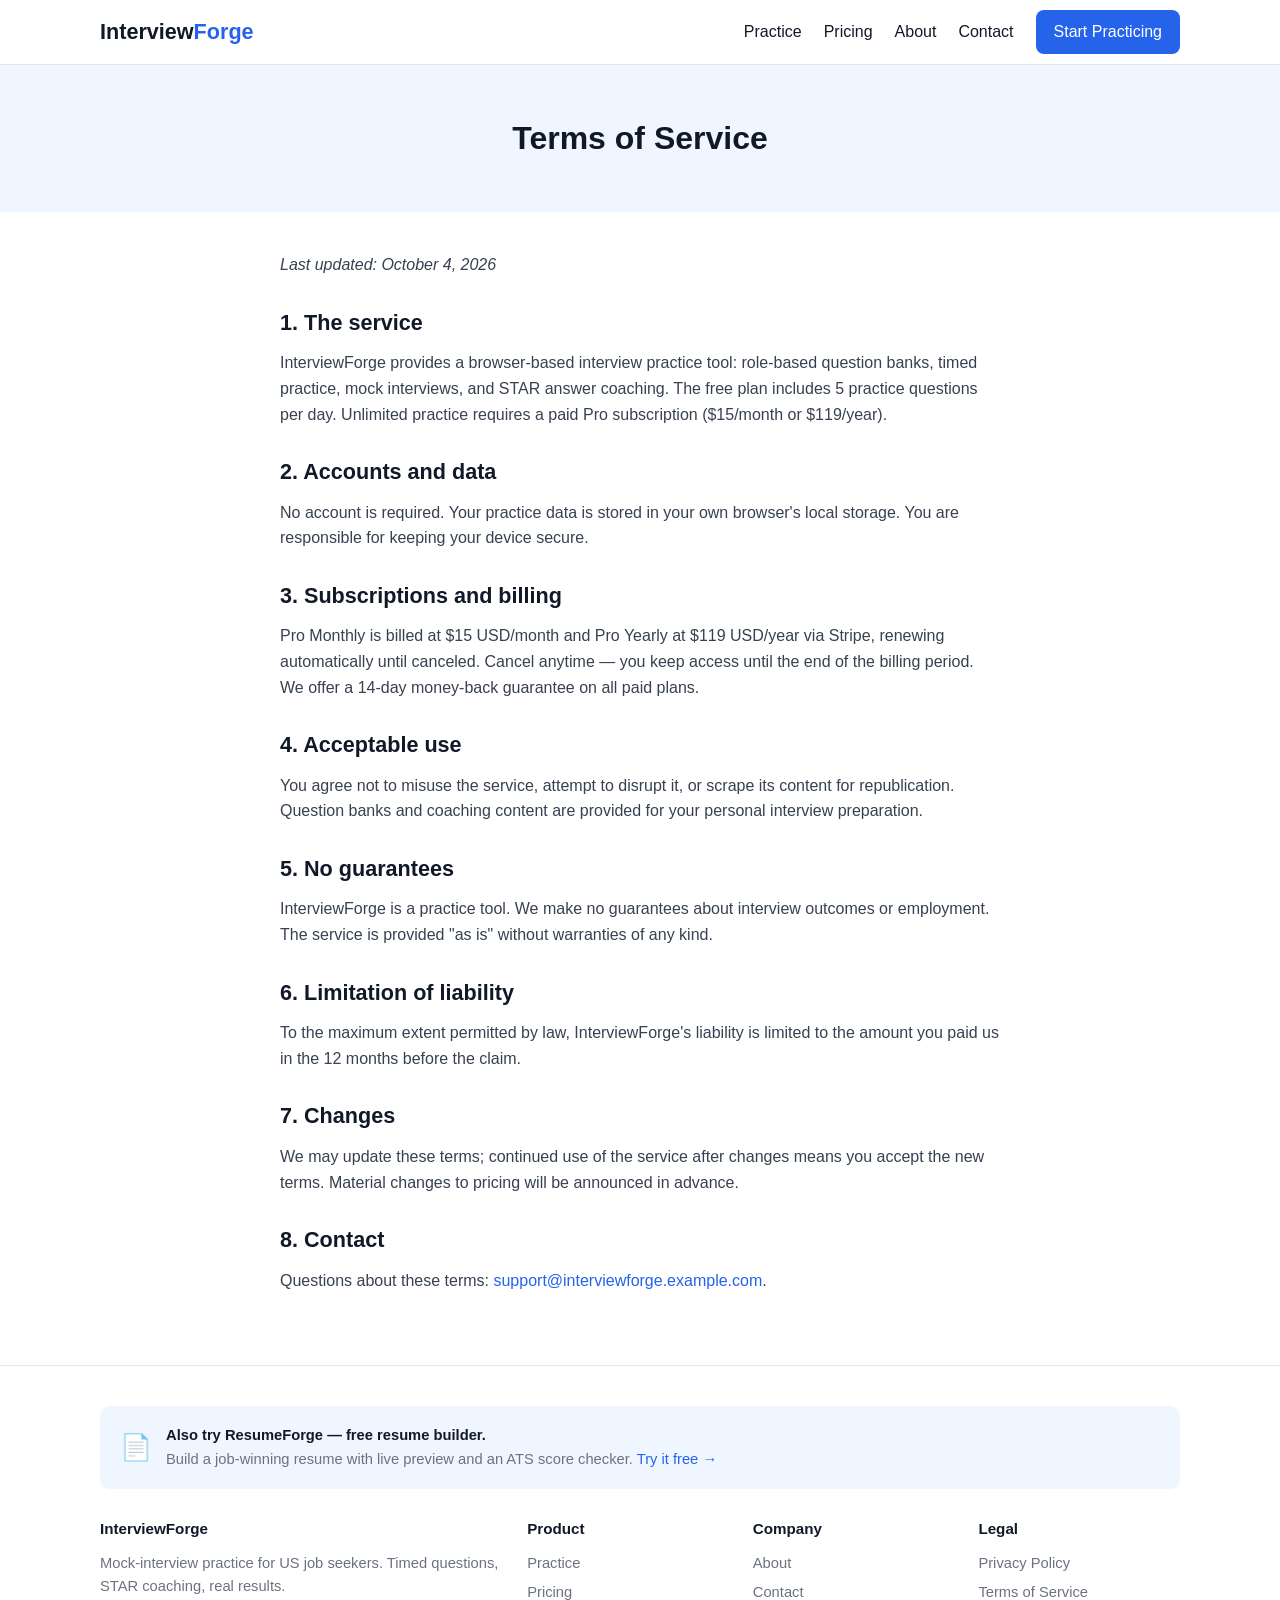
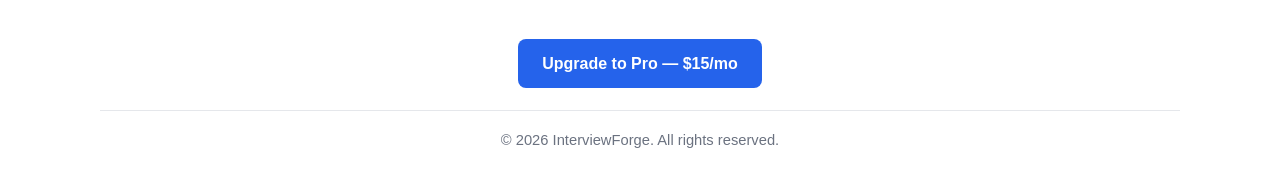
<file: terms.html>
<!DOCTYPE html>
<html lang="en">
<head>
  <meta charset="UTF-8">
  <meta name="viewport" content="width=device-width, initial-scale=1.0">
  <title>Terms of Service — InterviewForge</title>
  <meta name="description" content="InterviewForge terms of service.">
  <link rel="stylesheet" href="css/style.css">
</head>
<body>

<header class="site-header">
  <div class="container nav">
    <a href="index.html" class="logo">Interview<span>Forge</span></a>
    <nav class="nav-links">
      <a href="practice.html">Practice</a>
      <a href="pricing.html">Pricing</a>
      <a href="about.html">About</a>
      <a href="contact.html">Contact</a>
      <a href="practice.html" class="nav-cta">Start Practicing</a>
    </nav>
    <button class="nav-toggle" id="navToggle" aria-label="Menu">&#9776;</button>
  </div>
  <nav class="nav-mobile" id="navMobile">
    <a href="practice.html">Practice</a>
    <a href="pricing.html">Pricing</a>
    <a href="about.html">About</a>
    <a href="contact.html">Contact</a>
  </nav>
</header>

<main>
  <div class="page-hero">
    <div class="container"><h1>Terms of Service</h1></div>
  </div>
  <div class="prose">
    <p><em>Last updated: October 4, 2026</em></p>
    <h2>1. The service</h2>
    <p>InterviewForge provides a browser-based interview practice tool: role-based question banks, timed practice, mock interviews, and STAR answer coaching. The free plan includes 5 practice questions per day. Unlimited practice requires a paid Pro subscription ($15/month or $119/year).</p>
    <h2>2. Accounts and data</h2>
    <p>No account is required. Your practice data is stored in your own browser's local storage. You are responsible for keeping your device secure.</p>
    <h2>3. Subscriptions and billing</h2>
    <p>Pro Monthly is billed at $15 USD/month and Pro Yearly at $119 USD/year via Stripe, renewing automatically until canceled. Cancel anytime — you keep access until the end of the billing period. We offer a 14-day money-back guarantee on all paid plans.</p>
    <h2>4. Acceptable use</h2>
    <p>You agree not to misuse the service, attempt to disrupt it, or scrape its content for republication. Question banks and coaching content are provided for your personal interview preparation.</p>
    <h2>5. No guarantees</h2>
    <p>InterviewForge is a practice tool. We make no guarantees about interview outcomes or employment. The service is provided "as is" without warranties of any kind.</p>
    <h2>6. Limitation of liability</h2>
    <p>To the maximum extent permitted by law, InterviewForge's liability is limited to the amount you paid us in the 12 months before the claim.</p>
    <h2>7. Changes</h2>
    <p>We may update these terms; continued use of the service after changes means you accept the new terms. Material changes to pricing will be announced in advance.</p>
    <h2>8. Contact</h2>
    <p>Questions about these terms: <a href="mailto:support@interviewforge.example.com">support@interviewforge.example.com</a>.</p>
  </div>
</main>

<footer class="site-footer">
  <div class="container">
    <div class="cross-link">
      <span class="icon">📄</span>
      <div>
        <strong>Also try ResumeForge — free resume builder.</strong><br>
        Build a job-winning resume with live preview and an ATS score checker.
        <a href="https://myresumeforge.onrender.com/">Try it free →</a>
      </div>
    </div>
    <div class="footer-grid">
      <div>
        <h4>InterviewForge</h4>
        <p>Mock-interview practice for US job seekers. Timed questions, STAR coaching, real results.</p>
      </div>
      <div>
        <h4>Product</h4>
        <ul>
          <li><a href="practice.html">Practice</a></li>
          <li><a href="pricing.html">Pricing</a></li>
        </ul>
      </div>
      <div>
        <h4>Company</h4>
        <ul>
          <li><a href="about.html">About</a></li>
          <li><a href="contact.html">Contact</a></li>
        </ul>
      </div>
      <div>
        <h4>Legal</h4>
        <ul>
          <li><a href="privacy.html">Privacy Policy</a></li>
          <li><a href="terms.html">Terms of Service</a></li>
        </ul>
      </div>
    </div>
    <div class="footer-cta" style="text-align:center; margin-bottom:22px;">
      <!-- TODO: replace with real Stripe payment link -->
      <a href="#" class="btn">Upgrade to Pro — $15/mo</a>
    </div>
    <div class="footer-bottom">© 2026 InterviewForge. All rights reserved.</div>
  </div>
</footer>

<script src="js/main.js"></script>
</body>
</html>
</file>
<file: css/style.css>
/* InterviewForge — shared stylesheet
   Modern, clean US SaaS look. Mobile-first, then tablet/desktop breakpoints.
   Shares the Forge design language with ResumeForge. */

:root {
  --blue: #2563eb;
  --blue-dark: #1d4ed8;
  --blue-light: #eff6ff;
  --ink: #111827;
  --gray: #6b7280;
  --gray-light: #f3f4f6;
  --border: #e5e7eb;
  --green: #16a34a;
  --amber: #d97706;
  --red: #dc2626;
  --purple: #7c3aed;
  --radius: 10px;
  --shadow: 0 4px 14px rgba(17, 24, 39, 0.08);
  --font: -apple-system, BlinkMacSystemFont, "Segoe UI", Roboto, Inter, Helvetica, Arial, sans-serif;
}

* { box-sizing: border-box; margin: 0; padding: 0; }

body {
  font-family: var(--font);
  color: var(--ink);
  background: #ffffff;
  line-height: 1.6;
  -webkit-font-smoothing: antialiased;
}

a { color: var(--blue); text-decoration: none; }
a:hover { text-decoration: underline; }

.container { max-width: 1120px; margin: 0 auto; padding: 0 20px; }

/* ---------- Header / nav ---------- */
.site-header {
  position: sticky; top: 0; z-index: 50;
  background: #fff; border-bottom: 1px solid var(--border);
}
.nav { display: flex; align-items: center; justify-content: space-between; height: 64px; }
.logo { font-weight: 800; font-size: 1.35rem; color: var(--ink); }
.logo span { color: var(--blue); }
.nav-links { display: none; gap: 22px; align-items: center; }
.nav-links a { color: var(--ink); font-weight: 500; }
.nav-links a:hover { color: var(--blue); text-decoration: none; }
.nav-cta { background: var(--blue); color: #fff !important; padding: 9px 18px; border-radius: 8px; font-weight: 600; }
.nav-cta:hover { background: var(--blue-dark); text-decoration: none; }
.nav-toggle { background: none; border: 1px solid var(--border); border-radius: 8px; padding: 8px 12px; font-size: 1.1rem; cursor: pointer; }
.nav-mobile { display: none; flex-direction: column; gap: 4px; padding: 12px 20px 16px; border-bottom: 1px solid var(--border); background: #fff; }
.nav-mobile.open { display: flex; }
.nav-mobile a { padding: 8px 0; color: var(--ink); font-weight: 500; border-bottom: 1px solid var(--gray-light); }
.nav-mobile a:last-child { border-bottom: none; }
@media (min-width: 760px) {
  .nav-links { display: flex; }
  .nav-toggle { display: none; }
}

/* ---------- Buttons ---------- */
.btn {
  display: inline-block; padding: 12px 24px; border-radius: 8px;
  font-weight: 600; font-size: 1rem; border: none; cursor: pointer;
  background: var(--blue); color: #fff; text-align: center;
}
.btn:hover { background: var(--blue-dark); text-decoration: none; color: #fff; }
.btn-outline { background: #fff; color: var(--blue); border: 2px solid var(--blue); }
.btn-outline:hover { background: var(--blue-light); color: var(--blue-dark); }
.btn-ghost { background: var(--gray-light); color: var(--ink); }
.btn-ghost:hover { background: var(--border); color: var(--ink); text-decoration: none; }
.btn-sm { padding: 8px 14px; font-size: 0.9rem; }
.btn-block { display: block; width: 100%; }
.btn:disabled { opacity: 0.55; cursor: not-allowed; }

/* ---------- Hero ---------- */
.hero { background: linear-gradient(180deg, var(--blue-light), #fff); padding: 72px 0 56px; text-align: center; }
.hero h1 { font-size: 2.2rem; line-height: 1.2; letter-spacing: -0.02em; margin-bottom: 14px; }
.hero p.sub { font-size: 1.15rem; color: var(--gray); max-width: 640px; margin: 0 auto 28px; }
.hero-ctas { display: flex; gap: 12px; justify-content: center; flex-wrap: wrap; }
.hero-note { margin-top: 14px; font-size: 0.9rem; color: var(--gray); }
@media (min-width: 760px) { .hero h1 { font-size: 3rem; } }

/* ---------- Sections ---------- */
.section { padding: 56px 0; }
.section h2 { font-size: 1.8rem; text-align: center; margin-bottom: 10px; letter-spacing: -0.01em; }
.section p.lead { text-align: center; color: var(--gray); max-width: 640px; margin: 0 auto 36px; }

.cards { display: grid; gap: 20px; grid-template-columns: 1fr; }
@media (min-width: 760px) { .cards { grid-template-columns: repeat(3, 1fr); } }
.card {
  background: #fff; border: 1px solid var(--border); border-radius: var(--radius);
  padding: 28px 24px; box-shadow: var(--shadow);
}
.card .icon { font-size: 2rem; margin-bottom: 12px; }
.card h3 { margin-bottom: 8px; font-size: 1.15rem; }
.card p { color: var(--gray); font-size: 0.97rem; }

.steps { display: grid; gap: 20px; grid-template-columns: 1fr; }
@media (min-width: 760px) { .steps { grid-template-columns: repeat(3, 1fr); } }
.step { background: var(--gray-light); border-radius: var(--radius); padding: 26px 22px; }
.step-num {
  width: 40px; height: 40px; border-radius: 50%; background: var(--blue); color: #fff;
  display: flex; align-items: center; justify-content: center; font-weight: 700; margin-bottom: 12px;
}
.step h3 { margin-bottom: 6px; }
.step p { color: var(--gray); font-size: 0.95rem; }

.testimonials { display: grid; gap: 20px; grid-template-columns: 1fr; }
@media (min-width: 760px) { .testimonials { grid-template-columns: repeat(3, 1fr); } }
.testimonial { border: 1px solid var(--border); border-radius: var(--radius); padding: 24px; background: #fff; }
.testimonial .stars { color: #f59e0b; letter-spacing: 2px; margin-bottom: 10px; }
.testimonial p.quote { font-size: 0.97rem; margin-bottom: 14px; }
.testimonial .who { font-weight: 600; font-size: 0.9rem; }
.testimonial .who small { display: block; color: var(--gray); font-weight: 400; }

/* ---------- Pricing ---------- */
.pricing-grid { display: grid; gap: 20px; grid-template-columns: 1fr; max-width: 900px; margin: 0 auto; }
@media (min-width: 760px) { .pricing-grid { grid-template-columns: repeat(3, 1fr); } }
.plan {
  border: 1px solid var(--border); border-radius: var(--radius); padding: 30px 26px;
  text-align: center; background: #fff; position: relative;
}
.plan.popular { border: 2px solid var(--blue); box-shadow: var(--shadow); }
.plan .badge {
  position: absolute; top: -14px; left: 50%; transform: translateX(-50%);
  background: var(--blue); color: #fff; font-size: 0.78rem; font-weight: 700;
  padding: 4px 14px; border-radius: 20px; white-space: nowrap;
}
.plan h3 { margin-bottom: 4px; }
.plan .price { font-size: 2.2rem; font-weight: 800; margin: 10px 0 2px; }
.plan .price small { font-size: 0.95rem; font-weight: 400; color: var(--gray); }
.plan ul { list-style: none; margin: 18px 0 22px; text-align: left; }
.plan li { padding: 7px 0; border-bottom: 1px solid var(--gray-light); font-size: 0.94rem; }
.plan li:last-child { border-bottom: none; }
.plan li::before { content: "✓ "; color: var(--green); font-weight: 700; }

/* ---------- FAQ ---------- */
.faq { max-width: 760px; margin: 0 auto; }
.faq-item { border: 1px solid var(--border); border-radius: var(--radius); margin-bottom: 12px; overflow: hidden; }
.faq-q {
  width: 100%; text-align: left; background: #fff; border: none; cursor: pointer;
  padding: 16px 20px; font-size: 1rem; font-weight: 600; display: flex; justify-content: space-between; align-items: center;
}
.faq-q::after { content: "+"; font-size: 1.4rem; color: var(--blue); }
.faq-item.open .faq-q::after { content: "–"; }
.faq-a { display: none; padding: 0 20px 18px; color: var(--gray); font-size: 0.96rem; }
.faq-item.open .faq-a { display: block; }

/* ---------- CTA band ---------- */
.cta-band { background: var(--blue); color: #fff; text-align: center; padding: 56px 20px; border-radius: var(--radius); margin: 0 20px 56px; }
.cta-band h2 { color: #fff; margin-bottom: 10px; }
.cta-band p { opacity: 0.9; margin-bottom: 24px; }
.cta-band .btn { background: #fff; color: var(--blue); }
.cta-band .btn:hover { background: var(--blue-light); color: var(--blue-dark); }

/* ---------- Footer ---------- */
.site-footer { border-top: 1px solid var(--border); padding: 40px 0 24px; color: var(--gray); font-size: 0.92rem; }
.footer-grid { display: grid; gap: 24px; grid-template-columns: 1fr 1fr; margin-bottom: 28px; }
@media (min-width: 760px) { .footer-grid { grid-template-columns: 2fr 1fr 1fr 1fr; } }
.footer-grid h4 { color: var(--ink); margin-bottom: 10px; font-size: 0.95rem; }
.footer-grid ul { list-style: none; }
.footer-grid li { margin-bottom: 6px; }
.footer-grid a { color: var(--gray); }
.footer-grid a:hover { color: var(--blue); }
.footer-bottom { border-top: 1px solid var(--border); padding-top: 18px; text-align: center; }
.cross-link {
  background: var(--blue-light); border-radius: var(--radius); padding: 18px 20px;
  margin-bottom: 28px; display: flex; gap: 14px; align-items: center; flex-wrap: wrap;
}
.cross-link .icon { font-size: 1.6rem; }
.cross-link strong { color: var(--ink); }

/* ---------- Generic content pages ---------- */
.page-hero { background: var(--blue-light); padding: 48px 0; text-align: center; }
.page-hero h1 { font-size: 2rem; }
.prose { max-width: 760px; margin: 0 auto; padding: 40px 20px 60px; }
.prose h2 { text-align: left; font-size: 1.35rem; margin: 28px 0 10px; }
.prose p, .prose li { color: #374151; margin-bottom: 12px; }
.prose ul { padding-left: 22px; }
.form-row { margin-bottom: 16px; }
.form-row label { display: block; font-weight: 600; margin-bottom: 6px; font-size: 0.94rem; }
.form-row input, .form-row textarea, .form-row select {
  width: 100%; padding: 11px 13px; border: 1px solid var(--border); border-radius: 8px;
  font-size: 1rem; font-family: inherit;
}
.form-row input:focus, .form-row textarea:focus, .form-row select:focus {
  outline: 2px solid var(--blue); border-color: var(--blue);
}

/* ---------- Practice app ---------- */
.practice-wrap { max-width: 860px; margin: 0 auto; padding: 28px 20px 60px; }

.stats-row {
  display: grid; grid-template-columns: repeat(2, 1fr); gap: 12px; margin-bottom: 24px;
}
@media (min-width: 640px) { .stats-row { grid-template-columns: repeat(4, 1fr); } }
.stat {
  background: var(--gray-light); border-radius: var(--radius); padding: 14px 16px; text-align: center;
}
.stat .stat-num { font-size: 1.6rem; font-weight: 800; color: var(--blue-dark); }
.stat .stat-label { font-size: 0.82rem; color: var(--gray); }

.role-grid { display: grid; gap: 12px; grid-template-columns: 1fr 1fr; margin-bottom: 24px; }
@media (min-width: 760px) { .role-grid { grid-template-columns: repeat(4, 1fr); } }
.role-btn {
  background: #fff; border: 2px solid var(--border); border-radius: var(--radius);
  padding: 18px 12px; cursor: pointer; font-weight: 600; font-size: 0.95rem;
  display: flex; flex-direction: column; align-items: center; gap: 8px;
  transition: border-color 0.15s ease, background 0.15s ease;
}
.role-btn .icon { font-size: 1.8rem; }
.role-btn:hover { border-color: var(--blue); }
.role-btn.active { border-color: var(--blue); background: var(--blue-light); color: var(--blue-dark); }

.mode-bar { display: flex; gap: 10px; flex-wrap: wrap; margin-bottom: 20px; }
.mode-btn {
  flex: 1; min-width: 200px; padding: 14px; border: 2px solid var(--border); background: #fff;
  border-radius: var(--radius); cursor: pointer; font-weight: 700; font-size: 1rem;
}
.mode-btn:hover { border-color: var(--blue); }
.mode-btn.active { border-color: var(--blue); background: var(--blue-light); color: var(--blue-dark); }
.mode-btn small { display: block; font-weight: 400; color: var(--gray); font-size: 0.85rem; margin-top: 4px; }

.qcard {
  background: #fff; border: 1px solid var(--border); border-radius: var(--radius);
  box-shadow: var(--shadow); padding: 28px 24px; margin-bottom: 20px;
}
.qcard .q-meta { font-size: 0.82rem; color: var(--gray); margin-bottom: 8px; font-weight: 600; text-transform: uppercase; letter-spacing: 0.05em; }
.qcard .q-text { font-size: 1.25rem; font-weight: 700; margin-bottom: 16px; line-height: 1.4; }

.timer-row { display: flex; align-items: center; gap: 14px; margin-bottom: 16px; flex-wrap: wrap; }
.timer-display {
  font-size: 2rem; font-weight: 800; font-variant-numeric: tabular-nums;
  background: var(--ink); color: #fff; border-radius: 10px; padding: 6px 18px; min-width: 120px; text-align: center;
}
.timer-display.warning { background: var(--amber); }
.timer-display.done { background: var(--red); }
.timer-select { display: flex; gap: 8px; align-items: center; font-size: 0.9rem; color: var(--gray); }
.timer-select button {
  border: 1px solid var(--border); background: #fff; border-radius: 6px; padding: 6px 12px;
  cursor: pointer; font-weight: 600; font-size: 0.88rem;
}
.timer-select button.active { background: var(--blue); color: #fff; border-color: var(--blue); }

.answer-area { width: 100%; min-height: 140px; padding: 14px; border: 1px solid var(--border); border-radius: 8px; font-size: 1rem; font-family: inherit; resize: vertical; margin-bottom: 14px; }
.answer-area:focus { outline: 2px solid var(--blue); border-color: var(--blue); }

.tips-box {
  background: #fffbeb; border: 1px solid #fde68a; border-radius: 8px; padding: 16px 18px;
  margin-bottom: 16px; display: none;
}
.tips-box.open { display: block; }
.tips-box h4 { color: #92400e; margin-bottom: 8px; font-size: 0.95rem; }
.tips-box p { font-size: 0.93rem; color: #78350f; margin-bottom: 10px; }
.tips-box h5 { color: #92400e; font-size: 0.9rem; margin: 10px 0 6px; }
.tips-box ul { padding-left: 20px; font-size: 0.92rem; color: #78350f; }
.tips-box li { margin-bottom: 5px; }

.star-box { background: var(--gray-light); border-radius: 8px; padding: 16px 18px; margin-bottom: 16px; }
.star-box h4 { margin-bottom: 10px; font-size: 0.98rem; }
.star-check { display: flex; gap: 10px; align-items: flex-start; margin-bottom: 8px; font-size: 0.93rem; cursor: pointer; }
.star-check input { margin-top: 5px; width: 17px; height: 17px; accent-color: var(--blue); }
.star-check small { display: block; color: var(--gray); font-size: 0.85rem; }

.score-row { display: flex; gap: 8px; align-items: center; margin: 16px 0; flex-wrap: wrap; }
.score-row .score-label { font-weight: 600; font-size: 0.95rem; }
.score-btn {
  width: 44px; height: 44px; border-radius: 50%; border: 2px solid var(--border);
  background: #fff; font-weight: 700; cursor: pointer; font-size: 1rem;
}
.score-btn.active { background: var(--blue); color: #fff; border-color: var(--blue); }

.qnav { display: flex; gap: 10px; flex-wrap: wrap; margin-top: 8px; }

.progress-track { height: 10px; background: var(--border); border-radius: 6px; overflow: hidden; margin-bottom: 18px; }
.progress-fill { height: 100%; width: 0%; background: var(--blue); border-radius: 6px; transition: width 0.3s ease; }
.mock-count { font-size: 0.9rem; color: var(--gray); margin-bottom: 10px; font-weight: 600; }

.summary-box {
  background: #fff; border: 1px solid var(--border); border-radius: var(--radius);
  box-shadow: var(--shadow); padding: 36px 28px; text-align: center;
}
.summary-box h2 { margin-bottom: 10px; }
.summary-box .big-score { font-size: 3rem; font-weight: 800; color: var(--blue-dark); margin: 12px 0; }
.summary-box p { color: var(--gray); margin-bottom: 8px; }
.summary-stats { display: flex; gap: 16px; justify-content: center; flex-wrap: wrap; margin: 18px 0 26px; }
.summary-stat { background: var(--gray-light); border-radius: 8px; padding: 12px 20px; }
.summary-stat .n { font-size: 1.5rem; font-weight: 800; }
.summary-stat .l { font-size: 0.82rem; color: var(--gray); }

.hidden { display: none !important; }

/* ---------- Modal ---------- */
.modal-backdrop {
  display: none; position: fixed; inset: 0; background: rgba(17,24,39,0.55);
  z-index: 100; align-items: center; justify-content: center; padding: 20px;
}
.modal-backdrop.open { display: flex; }
.modal { background: #fff; border-radius: 12px; max-width: 440px; width: 100%; padding: 32px 28px; text-align: center; box-shadow: 0 20px 50px rgba(0,0,0,0.25); }
.modal h3 { margin-bottom: 10px; font-size: 1.35rem; }
.modal p { color: var(--gray); margin-bottom: 20px; font-size: 0.96rem; }
.modal .modal-close { margin-top: 14px; background: none; border: none; color: var(--gray); cursor: pointer; font-size: 0.9rem; }

.toast {
  position: fixed; bottom: 24px; left: 50%; transform: translateX(-50%) translateY(80px);
  background: var(--ink); color: #fff; padding: 12px 22px; border-radius: 8px;
  font-size: 0.92rem; opacity: 0; transition: all 0.3s ease; z-index: 200; max-width: 90vw; text-align: center;
}
.toast.show { opacity: 1; transform: translateX(-50%) translateY(0); }
</file>
